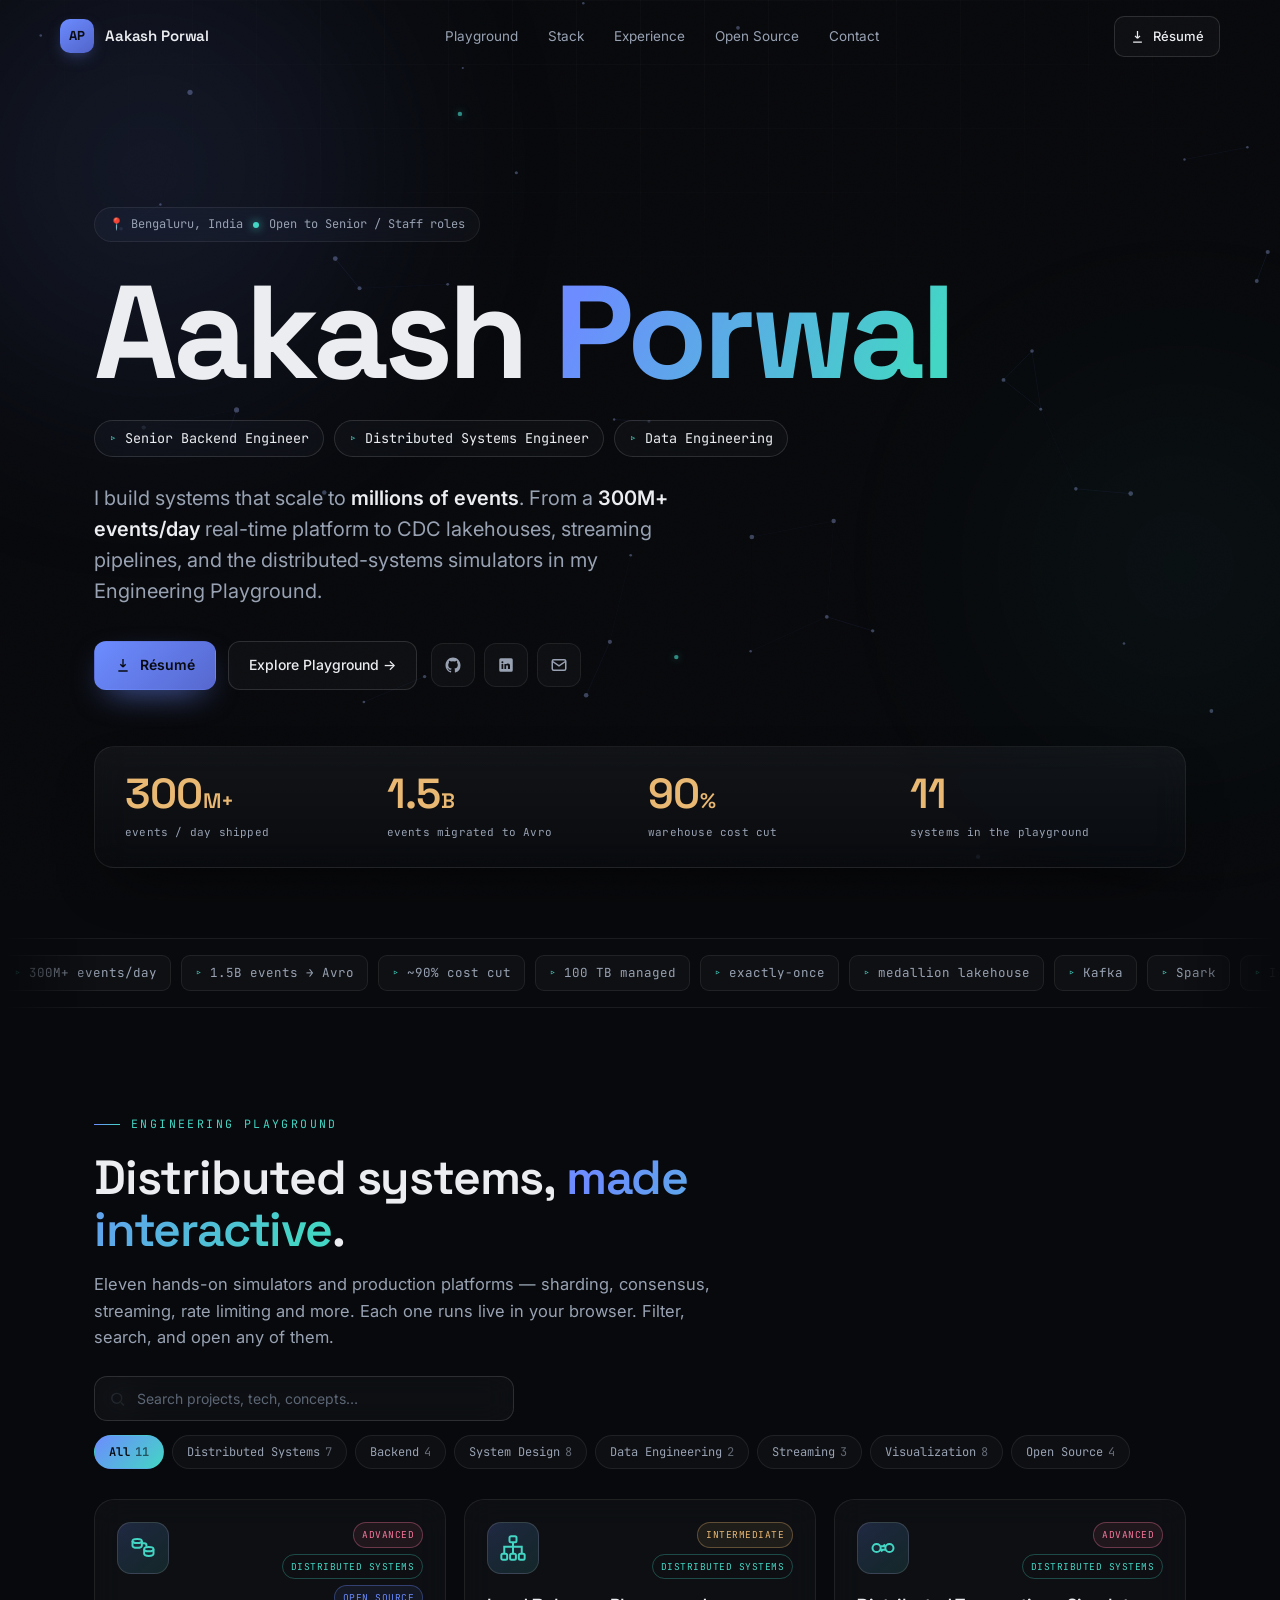
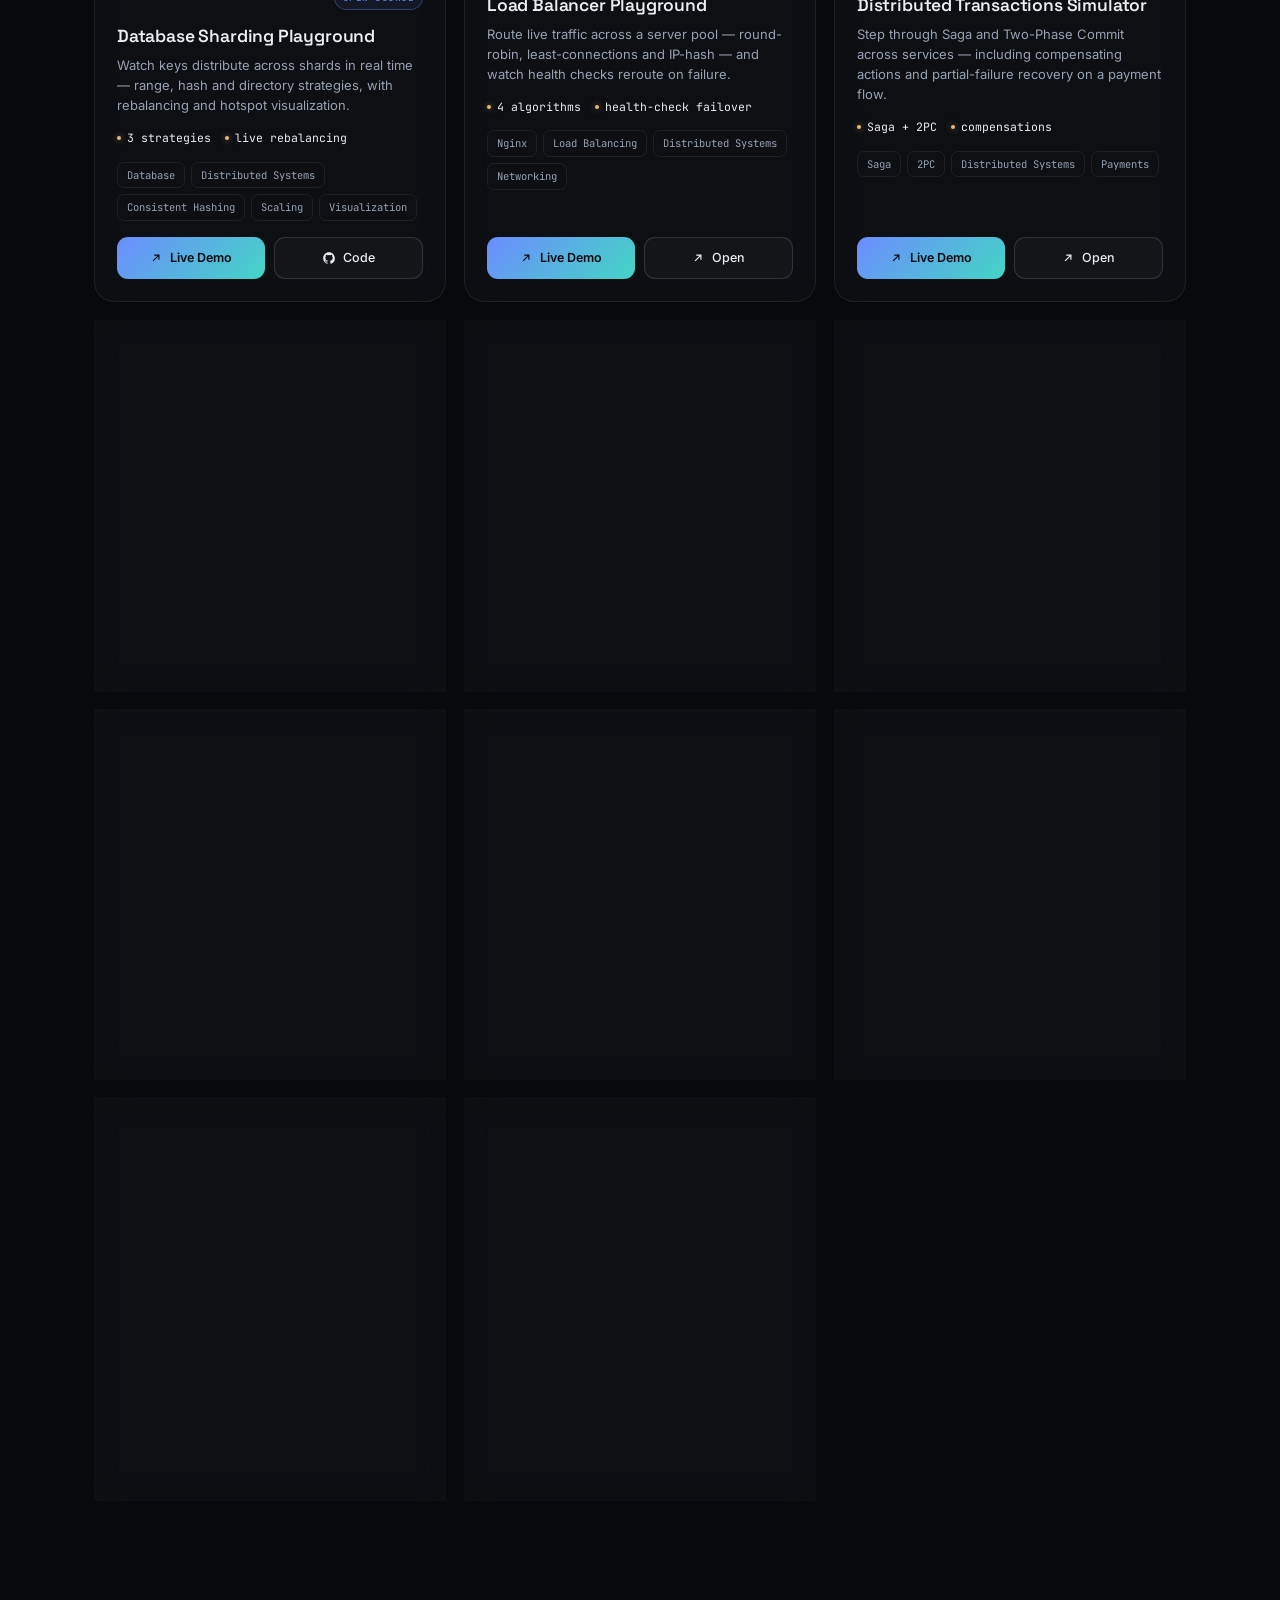
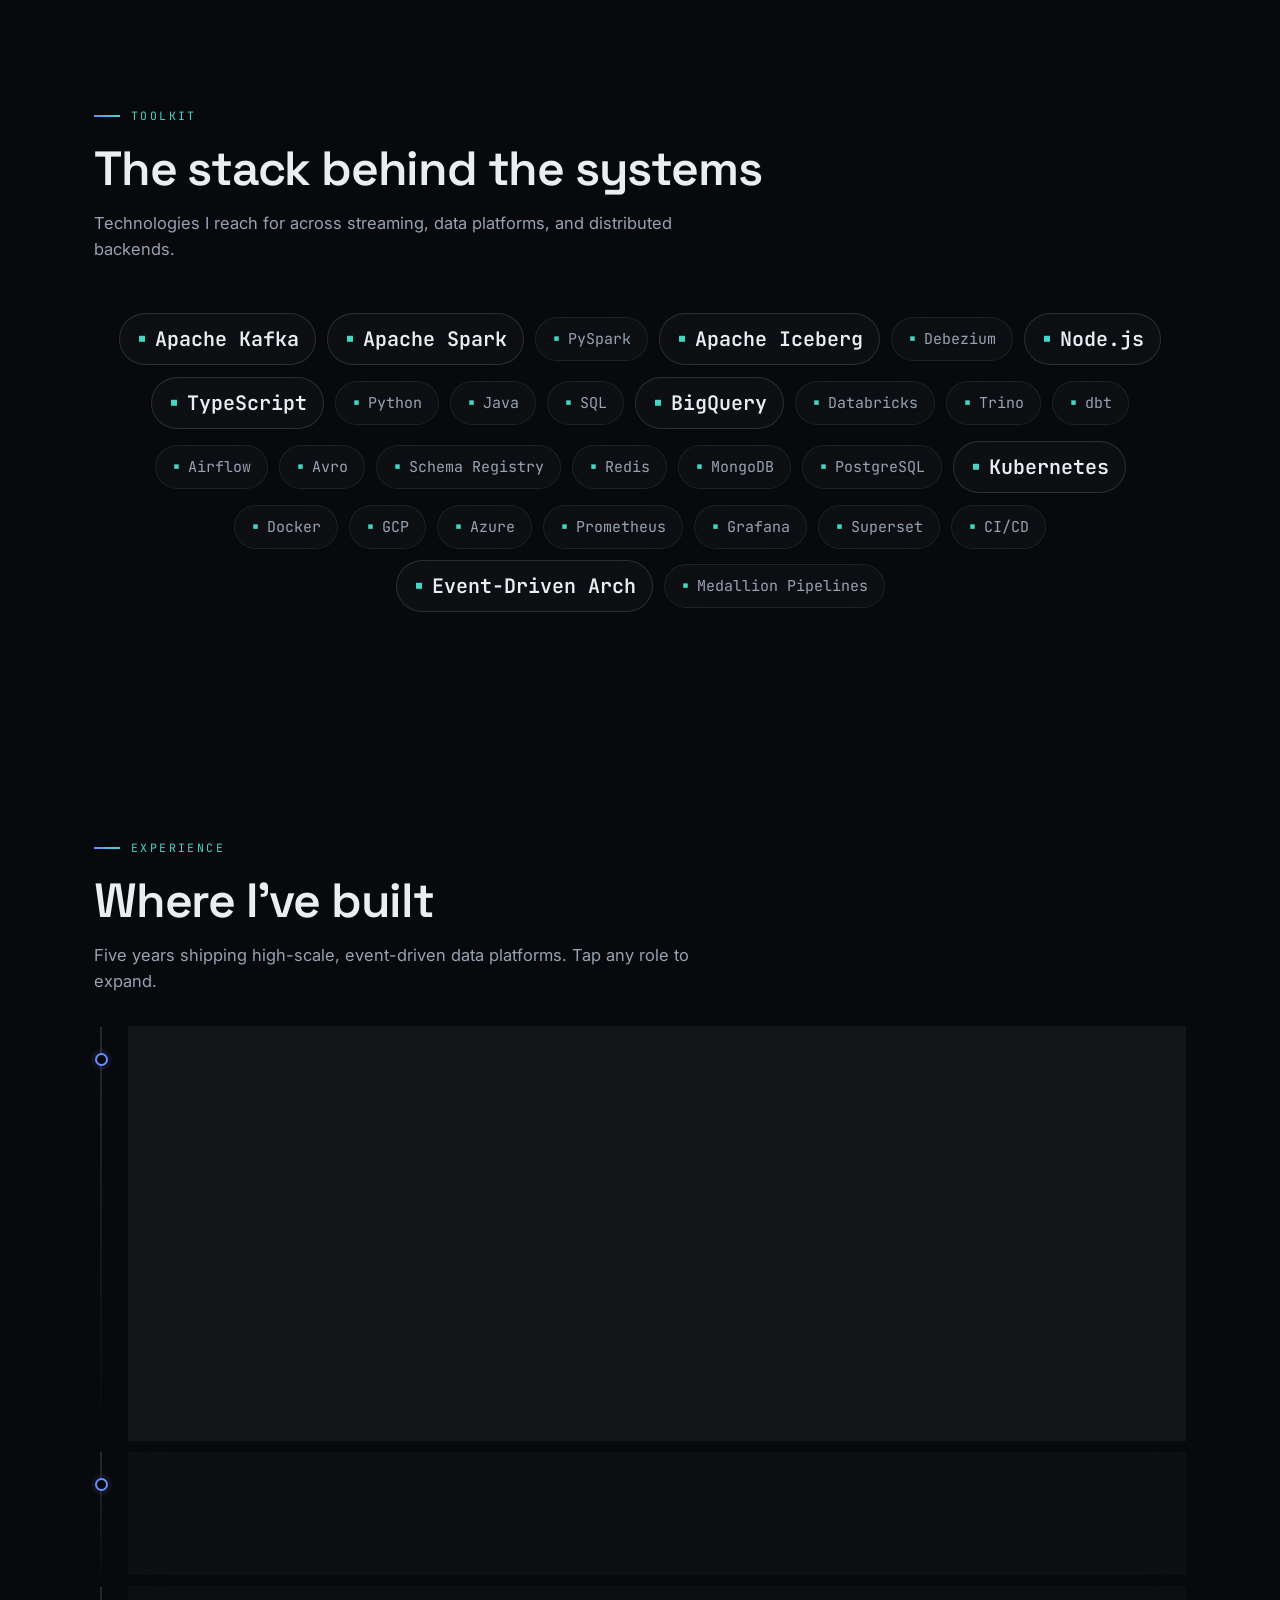
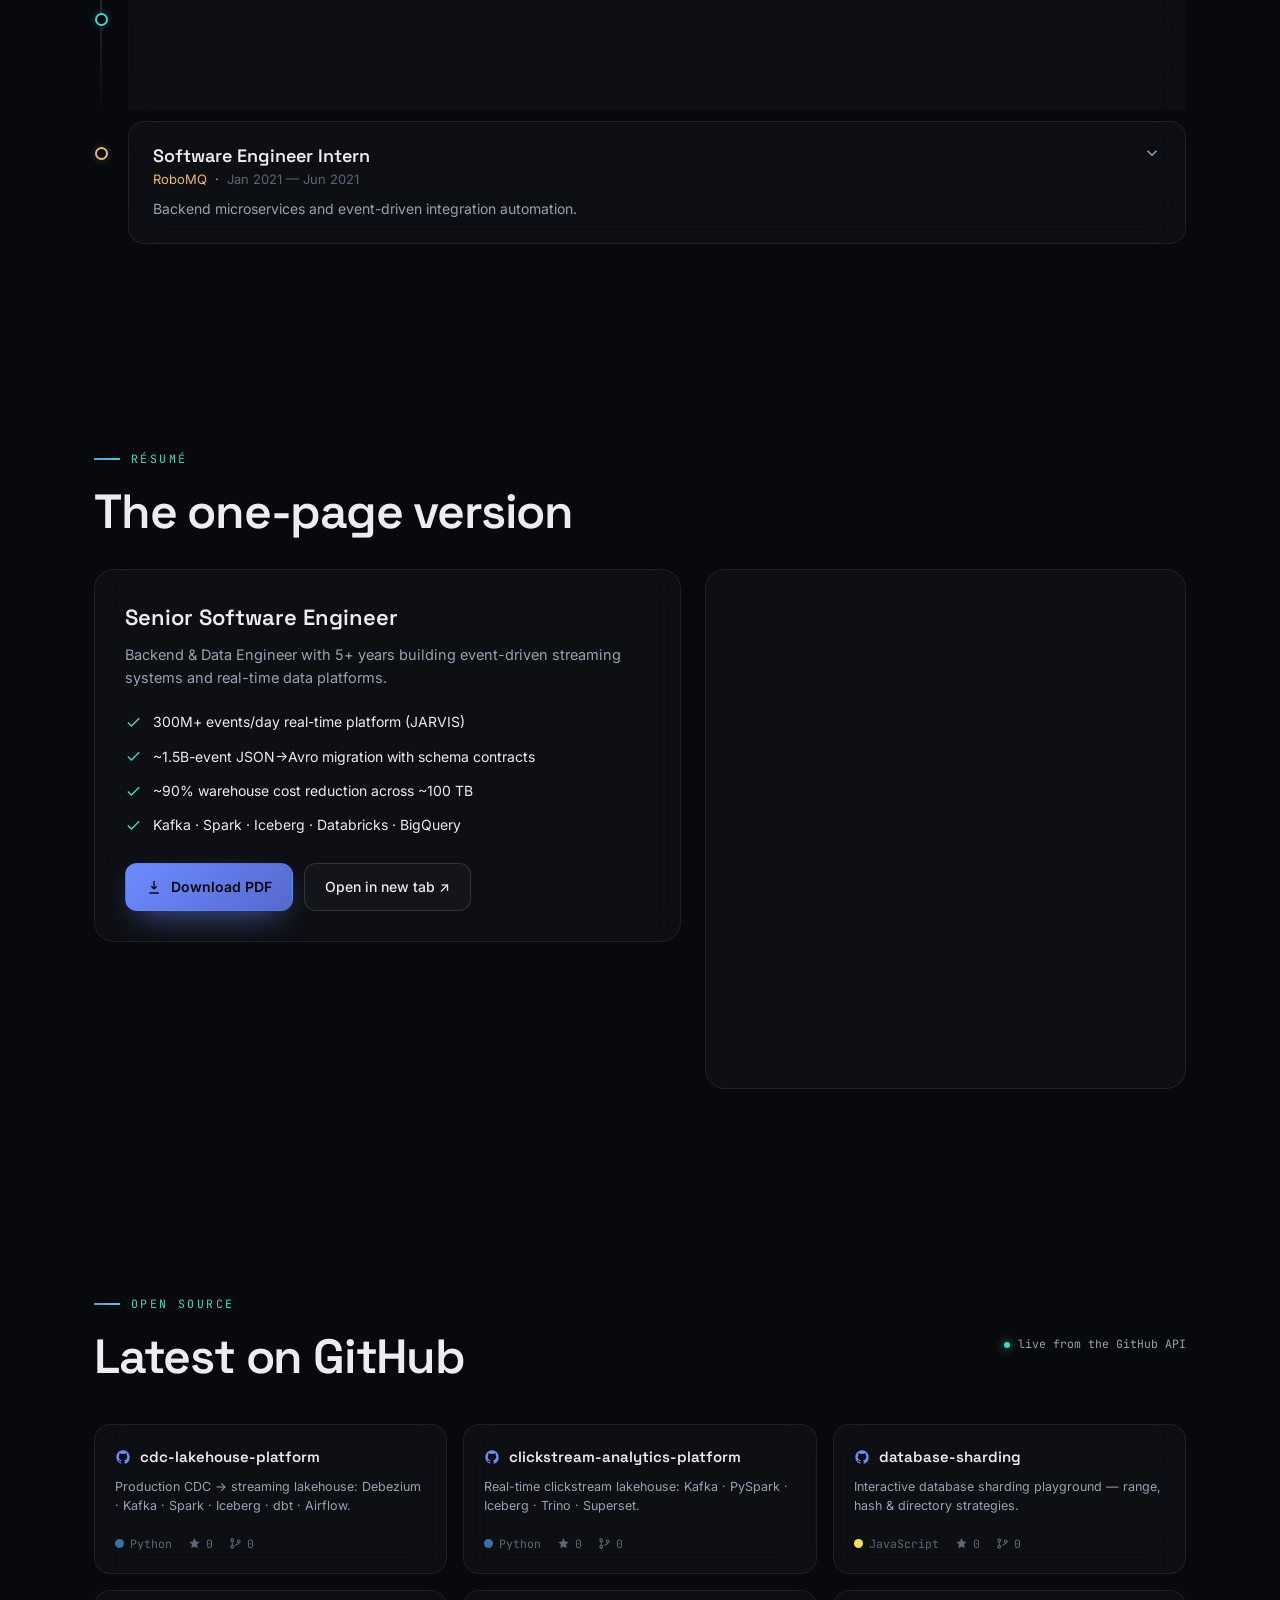
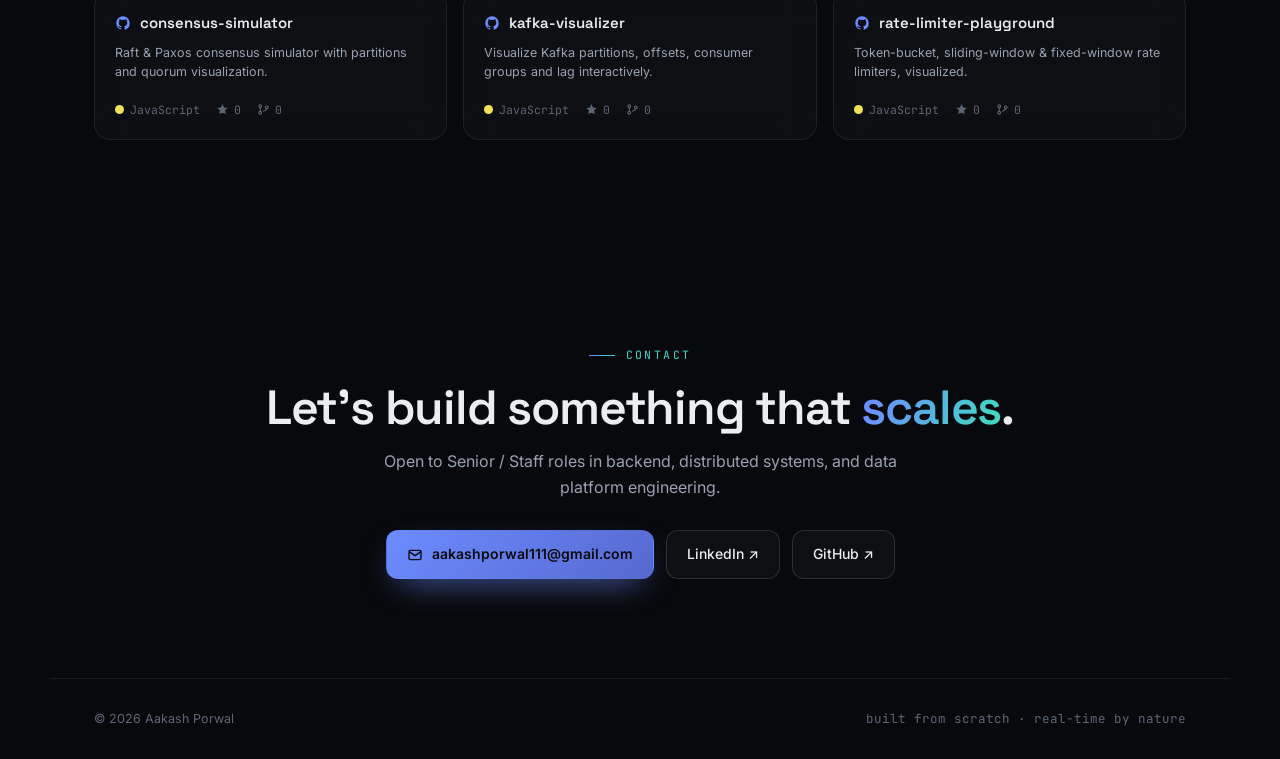
<file: index.html>
<!DOCTYPE html>
<html lang="en">
<head>
<meta charset="UTF-8" />
<meta name="viewport" content="width=device-width, initial-scale=1, viewport-fit=cover" />
<title>Aakash Porwal — Distributed Systems & Data Engineering</title>
<meta name="description" content="Aakash Porwal — Senior Backend & Distributed Systems Engineer. Builds systems that scale to millions of events/day. Kafka, Spark, Iceberg, BigQuery. Interactive engineering playgrounds for sharding, consensus, rate limiting, and more." />
<meta name="theme-color" content="#08090c" />
<link rel="canonical" href="https://aakashporwal1602.github.io/aakash-porwal-portfolio/" />
<meta property="og:type" content="website" />
<meta property="og:title" content="Aakash Porwal — Distributed Systems & Data Engineering" />
<meta property="og:description" content="Builds production-grade distributed systems that scale to millions of events. Explore the Engineering Playground." />
<meta property="og:url" content="https://aakashporwal1602.github.io/aakash-porwal-portfolio/" />
<meta name="twitter:card" content="summary_large_image" />
<meta name="robots" content="index,follow" />
<link rel="preconnect" href="https://fonts.googleapis.com" />
<link rel="preconnect" href="https://fonts.gstatic.com" crossorigin />
<link href="https://fonts.googleapis.com/css2?family=Inter:wght@400;500;600;700&family=Space+Grotesk:wght@500;600;700&family=JetBrains+Mono:wght@400;500;600&display=swap" rel="stylesheet" />
<link rel="icon" href="data:image/svg+xml,%3Csvg xmlns='http://www.w3.org/2000/svg' viewBox='0 0 32 32'%3E%3Crect width='32' height='32' rx='8' fill='%23090b10'/%3E%3Ctext x='16' y='22' font-family='monospace' font-size='15' font-weight='700' fill='%236C8CFF' text-anchor='middle'%3EAP%3C/text%3E%3C/svg%3E" />
<style>
/* ============ RESET & TOKENS ============ */
*{box-sizing:border-box;margin:0;padding:0}
:root{
  --bg:#08090c; --bg-soft:#0b0d12; --panel:rgba(255,255,255,.028); --panel-2:rgba(255,255,255,.05);
  --line:rgba(255,255,255,.07); --line-2:rgba(255,255,255,.13);
  --text:#EBEDF1; --muted:#98A2B3; --faint:#5c6675;
  --accent:#6C8CFF; --accent-2:#43D6C4; --gold:#E9B872; --rose:#F4779A;
  --glass-blur:saturate(150%) blur(16px);
  --shadow-sm:0 1px 2px rgba(0,0,0,.4);
  --shadow-lg:0 24px 60px -28px rgba(0,0,0,.85);
  --shadow-glow:0 0 0 1px var(--line), 0 20px 60px -30px rgba(108,140,255,.45);
  --fd:"Space Grotesk",system-ui,sans-serif;
  --fb:"Inter",system-ui,-apple-system,sans-serif;
  --fm:"JetBrains Mono",ui-monospace,monospace;
  --ease:cubic-bezier(.22,.61,.36,1);
  --maxw:1180px;
}
html{scroll-behavior:smooth;-webkit-text-size-adjust:100%}
body{background:var(--bg);color:var(--text);font-family:var(--fb);line-height:1.6;overflow-x:hidden;-webkit-font-smoothing:antialiased;text-rendering:optimizeLegibility}
a{color:inherit;text-decoration:none}
button{font-family:inherit;cursor:pointer;border:none;background:none;color:inherit}
img{max-width:100%;display:block}
::selection{background:rgba(108,140,255,.32);color:#fff}
::-webkit-scrollbar{width:11px;height:11px}
::-webkit-scrollbar-track{background:var(--bg)}
::-webkit-scrollbar-thumb{background:#1b1f28;border-radius:8px;border:3px solid var(--bg)}
::-webkit-scrollbar-thumb:hover{background:#262b37}

/* ============ BACKGROUND LAYERS ============ */
#net{position:fixed;inset:0;z-index:0;pointer-events:none;opacity:.7}
.bg-grid{position:fixed;inset:0;z-index:0;pointer-events:none;
  background-image:linear-gradient(rgba(255,255,255,.02) 1px,transparent 1px),linear-gradient(90deg,rgba(255,255,255,.02) 1px,transparent 1px);
  background-size:64px 64px;
  -webkit-mask-image:radial-gradient(ellipse 90% 60% at 50% 0%,#000 10%,transparent 72%);
  mask-image:radial-gradient(ellipse 90% 60% at 50% 0%,#000 10%,transparent 72%)}
.bg-glow{position:fixed;z-index:0;pointer-events:none;border-radius:50%;filter:blur(120px)}
.bg-glow.a{width:620px;height:620px;left:-160px;top:-140px;background:radial-gradient(circle,rgba(108,140,255,.5),transparent 66%);opacity:.42}
.bg-glow.b{width:520px;height:520px;right:-160px;top:34vh;background:radial-gradient(circle,rgba(67,214,196,.34),transparent 66%);opacity:.26}
.bg-noise{position:fixed;inset:0;z-index:0;pointer-events:none;opacity:.028;mix-blend-mode:overlay;
  background-image:url("data:image/svg+xml,%3Csvg xmlns='http://www.w3.org/2000/svg' width='140' height='140'%3E%3Cfilter id='n'%3E%3CfeTurbulence type='fractalNoise' baseFrequency='.9' numOctaves='3'/%3E%3C/filter%3E%3Crect width='100%25' height='100%25' filter='url(%23n)'/%3E%3C/svg%3E")}

/* ============ SCROLL PROGRESS ============ */
.progress{position:fixed;top:0;left:0;height:2px;width:0;z-index:300;background:linear-gradient(90deg,var(--accent),var(--accent-2));box-shadow:0 0 12px rgba(108,140,255,.7)}

/* ============ NAV ============ */
nav{position:fixed;top:0;left:0;right:0;z-index:200;display:flex;align-items:center;justify-content:space-between;
  padding:16px clamp(18px,5vw,60px);transition:padding .35s var(--ease),background .35s,border-color .35s;border-bottom:1px solid transparent}
nav.stuck{background:rgba(8,9,12,.72);backdrop-filter:var(--glass-blur);-webkit-backdrop-filter:var(--glass-blur);border-bottom:1px solid var(--line);padding-top:11px;padding-bottom:11px}
.brand{display:flex;align-items:center;gap:11px;font-family:var(--fd);font-weight:600;font-size:15px;letter-spacing:-.01em}
.brand .mark{display:grid;place-items:center;width:34px;height:34px;border-radius:10px;background:linear-gradient(145deg,var(--accent),#5163c9);color:#0a0c11;font-weight:700;font-size:13px;box-shadow:0 6px 18px -8px rgba(108,140,255,.8)}
.nav-links{display:flex;gap:6px;align-items:center}
.nav-links a{position:relative;font-size:13.5px;color:var(--muted);padding:7px 12px;border-radius:9px;transition:color .2s,background .2s}
.nav-links a:hover{color:var(--text);background:var(--panel)}
.nav-cta{display:inline-flex;align-items:center;gap:8px;font-size:13px;font-weight:500;padding:9px 15px;border-radius:10px;border:1px solid var(--line-2);background:var(--panel);color:var(--text);transition:all .22s var(--ease)}
.nav-cta:hover{border-color:var(--accent);background:var(--panel-2);transform:translateY(-1px)}
.nav-right{display:flex;align-items:center;gap:14px}
.menu-btn{display:none;width:40px;height:40px;border-radius:10px;border:1px solid var(--line-2);background:var(--panel);place-items:center}

/* ============ BUTTONS ============ */
.btn{display:inline-flex;align-items:center;gap:9px;font-weight:500;font-size:14px;padding:12px 20px;border-radius:12px;transition:all .24s var(--ease);border:1px solid transparent;white-space:nowrap}
.btn svg{width:16px;height:16px}
.btn-primary{background:linear-gradient(135deg,var(--accent),#5768cf);color:#080a10;font-weight:600;box-shadow:0 12px 34px -14px rgba(108,140,255,.9)}
.btn-primary:hover{transform:translateY(-2px);box-shadow:0 18px 42px -14px rgba(67,214,196,.6)}
.btn-ghost{background:var(--panel);border-color:var(--line-2);color:var(--text)}
.btn-ghost:hover{transform:translateY(-2px);background:var(--panel-2);border-color:var(--accent)}
.btn-sm{padding:8px 13px;font-size:12.5px;border-radius:9px}

/* ============ LAYOUT ============ */
main{position:relative;z-index:2}
.section{max-width:var(--maxw);margin:0 auto;padding:clamp(72px,11vh,120px) clamp(18px,5vw,44px)}
.kicker{font-family:var(--fm);font-size:11.5px;letter-spacing:2.4px;text-transform:uppercase;color:var(--accent-2);display:inline-flex;align-items:center;gap:11px;margin-bottom:18px}
.kicker::before{content:"";width:26px;height:1.5px;background:linear-gradient(90deg,var(--accent),var(--accent-2))}
h2.title{font-family:var(--fd);font-weight:600;letter-spacing:-.025em;line-height:1.1;font-size:clamp(28px,4.6vw,48px);margin-bottom:14px;max-width:820px}
.section-sub{color:var(--muted);font-size:clamp(14px,1.7vw,16.5px);max-width:640px}
.grad-text{background:linear-gradient(115deg,var(--accent) 10%,var(--accent-2) 90%);-webkit-background-clip:text;background-clip:text;color:transparent}

/* ============ HERO ============ */
.hero{position:relative;z-index:2;max-width:var(--maxw);margin:0 auto;padding:clamp(140px,23vh,230px) clamp(18px,5vw,44px) 70px}
.hero-badge{display:inline-flex;align-items:center;gap:10px;font-family:var(--fm);font-size:12px;color:var(--muted);padding:7px 14px;border:1px solid var(--line);border-radius:100px;background:var(--panel);backdrop-filter:var(--glass-blur);margin-bottom:26px}
.dot{width:6px;height:6px;border-radius:50%;background:var(--accent-2);box-shadow:0 0 10px var(--accent-2);animation:blink 2.4s infinite}
@keyframes blink{50%{opacity:.35}}
h1.hero-name{font-family:var(--fd);font-weight:700;letter-spacing:-.035em;line-height:.98;font-size:clamp(52px,10.5vw,132px);margin-bottom:22px}
.roles{display:flex;flex-wrap:wrap;gap:10px;margin-bottom:26px}
.role-pill{font-family:var(--fm);font-size:clamp(11.5px,1.5vw,13.5px);color:var(--text);padding:7px 14px;border-radius:100px;border:1px solid var(--line-2);background:var(--panel);backdrop-filter:var(--glass-blur)}
.role-pill span{color:var(--accent-2)}
.hero-lede{max-width:600px;font-size:clamp(16px,2.1vw,20px);color:var(--muted);margin-bottom:34px;line-height:1.55}
.hero-lede strong{color:var(--text);font-weight:600}
.hero-cta{display:flex;align-items:center;gap:12px;flex-wrap:wrap}
.icon-links{display:flex;gap:9px;margin-left:2px}
.icon-link{display:grid;place-items:center;width:44px;height:44px;border-radius:12px;border:1px solid var(--line);background:var(--panel);color:var(--muted);transition:all .22s var(--ease)}
.icon-link svg{width:18px;height:18px}
.icon-link:hover{color:var(--text);border-color:var(--accent);transform:translateY(-2px)}
.hero-stats{display:grid;grid-template-columns:repeat(4,1fr);gap:16px;margin-top:56px;padding:26px clamp(18px,3vw,30px);border:1px solid var(--line);border-radius:20px;background:linear-gradient(180deg,rgba(255,255,255,.045),rgba(255,255,255,.008));backdrop-filter:var(--glass-blur);box-shadow:var(--shadow-lg)}
.stat-num{font-family:var(--fd);font-weight:600;font-size:clamp(26px,4.6vw,42px);color:var(--gold);letter-spacing:-.02em;line-height:1}
.stat-suf{font-size:.5em;margin-left:1px}
.stat-label{font-family:var(--fm);font-size:11px;color:var(--muted);margin-top:9px;letter-spacing:.2px}

/* ============ TICKER ============ */
.ticker{position:relative;z-index:2;overflow:hidden;padding:16px 0;border-top:1px solid var(--line);border-bottom:1px solid var(--line);background:rgba(255,255,255,.006);
  -webkit-mask-image:linear-gradient(90deg,transparent,#000 8%,#000 92%,transparent);mask-image:linear-gradient(90deg,transparent,#000 8%,#000 92%,transparent)}
.ticker-track{display:flex;gap:10px;width:max-content;animation:scroll-x 40s linear infinite}
.ticker:hover .ticker-track{animation-play-state:paused}
@keyframes scroll-x{to{transform:translateX(-50%)}}
.tchip{display:inline-flex;align-items:center;gap:7px;font-family:var(--fm);font-size:12.5px;color:var(--muted);padding:7px 13px;border-radius:9px;border:1px solid var(--line);background:var(--panel);white-space:nowrap}
.tchip b{color:var(--accent-2);font-weight:600}

/* ============ PLAYGROUND / PROJECTS ============ */
.pg-head{display:flex;align-items:flex-end;justify-content:space-between;gap:20px;flex-wrap:wrap}
.pg-controls{display:flex;flex-direction:column;gap:14px;margin:26px 0 30px}
.search-wrap{position:relative;max-width:420px}
.search-wrap svg{position:absolute;left:15px;top:50%;transform:translateY(-50%);width:17px;height:17px;color:var(--faint)}
.search{width:100%;padding:13px 16px 13px 42px;border-radius:13px;border:1px solid var(--line-2);background:var(--panel);color:var(--text);font-family:var(--fb);font-size:14px;transition:all .2s;backdrop-filter:var(--glass-blur)}
.search::placeholder{color:var(--faint)}
.search:focus{outline:none;border-color:var(--accent);background:var(--panel-2);box-shadow:0 0 0 4px rgba(108,140,255,.12)}
.filters{display:flex;flex-wrap:wrap;gap:8px}
.filter{font-family:var(--fm);font-size:12px;color:var(--muted);padding:8px 14px;border-radius:100px;border:1px solid var(--line);background:var(--panel);transition:all .2s var(--ease)}
.filter:hover{color:var(--text);border-color:var(--line-2)}
.filter.on{color:#080a10;background:linear-gradient(135deg,var(--accent),var(--accent-2));border-color:transparent;font-weight:600}
.filter .cnt{opacity:.6;margin-left:5px}

.grid{display:grid;grid-template-columns:repeat(3,1fr);gap:18px}
.pcard{position:relative;border:1px solid var(--line);border-radius:20px;padding:22px;background:var(--panel);backdrop-filter:var(--glass-blur);overflow:hidden;transition:border-color .3s,box-shadow .3s,transform .12s var(--ease);transform-style:preserve-3d;display:flex;flex-direction:column;min-height:280px}
.pcard::after{content:"";position:absolute;inset:0;border-radius:20px;background:radial-gradient(400px circle at var(--mx,50%) var(--my,0%),rgba(108,140,255,.14),transparent 42%);opacity:0;transition:opacity .3s;pointer-events:none}
.pcard:hover{border-color:var(--line-2);box-shadow:var(--shadow-glow)}
.pcard:hover::after{opacity:1}
.pcard.hide{display:none}
.pc-top{display:flex;align-items:flex-start;justify-content:space-between;gap:12px;margin-bottom:16px}
.pc-icon{width:52px;height:52px;border-radius:14px;display:grid;place-items:center;background:linear-gradient(140deg,rgba(108,140,255,.2),rgba(67,214,196,.12));border:1px solid var(--line-2);color:var(--accent-2);flex:none}
.pc-icon svg{width:28px;height:28px}
.pcard:hover .pc-icon svg [data-anim]{animation:pcpulse 1.4s var(--ease) infinite}
@keyframes pcpulse{0%,100%{opacity:.35}50%{opacity:1}}
.pc-badges{display:flex;flex-direction:column;align-items:flex-end;gap:6px}
.badge{font-family:var(--fm);font-size:9.5px;letter-spacing:.5px;text-transform:uppercase;padding:4px 8px;border-radius:100px;border:1px solid var(--line);white-space:nowrap}
.badge.diff-adv{color:var(--rose);border-color:rgba(244,119,154,.35);background:rgba(244,119,154,.08)}
.badge.diff-int{color:var(--gold);border-color:rgba(233,184,114,.32);background:rgba(233,184,114,.08)}
.badge.cat{color:var(--accent-2);border-color:rgba(67,214,196,.3)}
.badge.oss{color:var(--accent);border-color:rgba(108,140,255,.35);background:rgba(108,140,255,.08)}
.pc-title{font-family:var(--fd);font-weight:600;font-size:17.5px;line-height:1.25;margin-bottom:7px;letter-spacing:-.01em}
.pc-blurb{color:var(--muted);font-size:13px;line-height:1.55;margin-bottom:14px}
.pc-stats{display:flex;gap:14px;margin-bottom:14px;flex-wrap:wrap}
.pc-stat{display:flex;align-items:center;gap:6px;font-family:var(--fm);font-size:11.5px;color:var(--text)}
.pc-stat .sdot{width:4px;height:4px;border-radius:50%;background:var(--gold);box-shadow:0 0 6px rgba(233,184,114,.6)}
.pc-stat .gh-num{color:var(--muted)}
.pc-tags{display:flex;flex-wrap:wrap;gap:6px;margin-bottom:16px}
.tag{font-family:var(--fm);font-size:10.5px;color:var(--muted);padding:4px 9px;border-radius:7px;border:1px solid var(--line);background:transparent;transition:all .2s}
.pcard:hover .tag{border-color:var(--line-2)}
.pc-actions{display:flex;gap:9px;margin-top:auto}
.pc-btn{flex:1;display:inline-flex;align-items:center;justify-content:center;gap:7px;font-size:12.5px;font-weight:500;padding:10px;border-radius:11px;transition:all .2s var(--ease)}
.pc-btn svg{width:14px;height:14px}
.pc-btn.live{background:linear-gradient(135deg,var(--accent),var(--accent-2));color:#080a10;font-weight:600}
.pc-btn.live:hover{transform:translateY(-2px);box-shadow:0 12px 26px -12px rgba(108,140,255,.8)}
.pc-btn.code{border:1px solid var(--line-2);background:var(--panel);color:var(--text)}
.pc-btn.code:hover{transform:translateY(-2px);border-color:var(--accent);background:var(--panel-2)}
.no-results{grid-column:1/-1;text-align:center;padding:60px 20px;color:var(--faint);font-family:var(--fm);font-size:14px}

/* ============ TECH CLOUD ============ */
.cloud{position:relative;margin-top:30px;min-height:340px;display:flex;flex-wrap:wrap;gap:11px;align-items:center;justify-content:center;padding:20px}
.cloud-chip{font-family:var(--fm);font-size:clamp(12px,1.4vw,15px);color:var(--muted);padding:9px 16px;border-radius:100px;border:1px solid var(--line);background:var(--panel);backdrop-filter:var(--glass-blur);transition:all .3s var(--ease);will-change:transform;cursor:default}
.cloud-chip:hover{color:var(--text);border-color:var(--accent);transform:translateY(-4px) scale(1.06);box-shadow:0 14px 30px -16px rgba(108,140,255,.7)}
.cloud-chip.lg{font-size:clamp(15px,2vw,20px);color:var(--text);font-weight:600;border-color:var(--line-2)}
.cloud-chip .d{color:var(--accent-2);margin-right:7px}

/* ============ EXPERIENCE ============ */
.timeline{margin-top:32px;display:flex;flex-direction:column;gap:12px}
.xp{display:flex;gap:20px}
.xp-rail{position:relative;width:14px;flex:none;display:flex;justify-content:center;padding-top:26px}
.xp-rail::before{content:"";position:absolute;top:0;bottom:-12px;width:1.5px;background:linear-gradient(var(--line-2),transparent)}
.xp:last-child .xp-rail::before{display:none}
.xp-node{width:13px;height:13px;border-radius:50%;background:var(--bg);border:2px solid var(--nc,var(--accent));z-index:1;box-shadow:0 0 0 4px rgba(108,140,255,.08)}
.xp-body{flex:1;border:1px solid var(--line);border-radius:16px;padding:22px 24px;background:var(--panel);backdrop-filter:var(--glass-blur);transition:all .28s var(--ease)}
.xp-body.open,.xp-body:hover{border-color:var(--line-2);background:var(--panel-2)}
.xp-head{display:flex;align-items:flex-start;justify-content:space-between;gap:14px;width:100%;text-align:left}
.xp-role{font-family:var(--fd);font-weight:600;font-size:18px;margin-bottom:4px}
.xp-meta{font-size:13px;color:var(--muted)}
.xp-dates{font-family:var(--fm);font-size:11.5px;color:var(--faint);white-space:nowrap}
.xp-caret{color:var(--muted);transition:transform .3s;flex:none}
.xp-body.open .xp-caret{transform:rotate(180deg)}
.xp-sum{color:var(--muted);font-size:14px;margin-top:11px}
.xp-detail{max-height:0;overflow:hidden;transition:max-height .45s var(--ease)}
.xp-body.open .xp-detail{max-height:640px}
.xp-pts{list-style:none;margin:15px 0 0;display:flex;flex-direction:column;gap:10px}
.xp-pts li{display:flex;gap:10px;font-size:13.5px;color:var(--muted)}
.xp-pts .b{flex:none;width:5px;height:5px;margin-top:8px;border-radius:50%;background:var(--nc,var(--accent))}
.xp-pts b{color:var(--text)}
.xp-tech{display:flex;flex-wrap:wrap;gap:6px;margin-top:15px}

/* ============ RESUME ============ */
.resume-wrap{margin-top:30px;display:grid;grid-template-columns:1.1fr .9fr;gap:24px;align-items:start}
.resume-card{border:1px solid var(--line);border-radius:20px;padding:30px;background:var(--panel);backdrop-filter:var(--glass-blur)}
.resume-card h3{font-family:var(--fd);font-weight:600;font-size:22px;margin-bottom:8px}
.resume-card p{color:var(--muted);font-size:14.5px;margin-bottom:22px}
.resume-list{list-style:none;display:flex;flex-direction:column;gap:12px;margin-bottom:26px}
.resume-list li{display:flex;align-items:center;gap:11px;font-size:14px;color:var(--text)}
.resume-list svg{width:17px;height:17px;color:var(--accent-2);flex:none}
.resume-actions{display:flex;gap:11px;flex-wrap:wrap}
.resume-preview{border:1px solid var(--line);border-radius:20px;overflow:hidden;background:var(--panel);height:520px}
.resume-preview embed,.resume-preview iframe{width:100%;height:100%;border:0}

/* ============ BLOG ============ */
.blog-grid{margin-top:30px;display:grid;grid-template-columns:repeat(3,1fr);gap:18px}
.article{display:flex;flex-direction:column;border:1px solid var(--line);border-radius:18px;padding:22px;background:var(--panel);backdrop-filter:var(--glass-blur);transition:all .28s var(--ease)}
.article:hover{transform:translateY(-4px);border-color:var(--line-2);box-shadow:var(--shadow-glow)}
.article-tag{font-family:var(--fm);font-size:10.5px;letter-spacing:.5px;text-transform:uppercase;color:var(--accent-2);margin-bottom:12px}
.article h3{font-family:var(--fd);font-weight:600;font-size:16.5px;line-height:1.3;margin-bottom:10px}
.article p{color:var(--muted);font-size:13px;line-height:1.55;margin-bottom:16px;flex:1}
.article-foot{display:flex;align-items:center;justify-content:space-between;font-family:var(--fm);font-size:11px;color:var(--faint)}
.article-foot .read{color:var(--accent);display:inline-flex;align-items:center;gap:5px}
.article-foot .read svg{width:13px;height:13px}

/* ============ OPEN SOURCE ============ */
.os-head{display:flex;align-items:center;justify-content:space-between;gap:16px;flex-wrap:wrap}
.os-live{display:inline-flex;align-items:center;gap:8px;font-family:var(--fm);font-size:11.5px;color:var(--muted)}
.os-live .dot{background:var(--accent-2)}
.repos{margin-top:26px;display:grid;grid-template-columns:repeat(3,1fr);gap:16px}
.repo{border:1px solid var(--line);border-radius:16px;padding:20px;background:var(--panel);backdrop-filter:var(--glass-blur);transition:all .25s var(--ease);display:flex;flex-direction:column;min-height:150px}
.repo:hover{transform:translateY(-3px);border-color:var(--line-2);box-shadow:var(--shadow-glow)}
.repo-name{display:flex;align-items:center;gap:9px;font-family:var(--fd);font-weight:600;font-size:15px;margin-bottom:9px}
.repo-name svg{width:16px;height:16px;color:var(--accent);flex:none}
.repo-desc{color:var(--muted);font-size:12.5px;line-height:1.5;margin-bottom:16px;flex:1}
.repo-meta{display:flex;align-items:center;gap:16px;font-family:var(--fm);font-size:11.5px;color:var(--faint)}
.repo-meta .m{display:inline-flex;align-items:center;gap:5px}
.repo-meta svg{width:13px;height:13px}
.repo-lang{display:inline-flex;align-items:center;gap:6px}
.lang-dot{width:9px;height:9px;border-radius:50%}
.repo-skeleton{opacity:.5;pointer-events:none}
.repo-skeleton .repo-name,.repo-skeleton .repo-desc{background:linear-gradient(90deg,var(--panel-2),var(--panel),var(--panel-2));background-size:200% 100%;animation:shimmer 1.4s infinite;color:transparent;border-radius:6px}
@keyframes shimmer{to{background-position:-200% 0}}

/* ============ CONTACT / FOOTER ============ */
.contact{text-align:center}
.contact .kicker{justify-content:center}
.contact h2.title{margin:0 auto 14px}
.contact-sub{color:var(--muted);font-size:16px;max-width:520px;margin:0 auto 30px}
.contact-actions{display:flex;justify-content:center;gap:12px;flex-wrap:wrap}
footer{max-width:var(--maxw);margin:0 auto;padding:30px clamp(18px,5vw,44px);border-top:1px solid var(--line);display:flex;justify-content:space-between;align-items:center;flex-wrap:wrap;gap:12px;font-size:12.5px;color:var(--faint)}
footer .fm{font-family:var(--fm)}

/* ============ TO TOP ============ */
.totop{position:fixed;right:22px;bottom:22px;z-index:150;width:46px;height:46px;border-radius:13px;display:grid;place-items:center;color:var(--text);background:rgba(8,9,12,.85);backdrop-filter:var(--glass-blur);border:1px solid var(--line-2);opacity:0;transform:translateY(12px);pointer-events:none;transition:all .3s var(--ease)}
.totop svg{width:20px;height:20px}
.totop.on{opacity:1;transform:none;pointer-events:auto}
.totop:hover{border-color:var(--accent);transform:translateY(-2px)}

/* ============ REVEAL ============ */
.reveal{opacity:0;transform:translateY(26px);transition:opacity .7s var(--ease),transform .7s var(--ease)}
.reveal.in{opacity:1;transform:none}
.reveal[data-d="1"]{transition-delay:.08s}.reveal[data-d="2"]{transition-delay:.16s}.reveal[data-d="3"]{transition-delay:.24s}

/* ============ RESPONSIVE ============ */
@media(max-width:1000px){
  .grid,.blog-grid,.repos{grid-template-columns:repeat(2,1fr)}
  .resume-wrap{grid-template-columns:1fr}
  .resume-preview{height:440px}
}
@media(max-width:720px){
  .nav-links{display:none}
  .menu-btn{display:grid}
  .nav-links.open{display:flex;position:absolute;top:64px;right:16px;left:16px;flex-direction:column;gap:4px;padding:12px;background:rgba(10,12,17,.96);backdrop-filter:var(--glass-blur);border:1px solid var(--line-2);border-radius:16px}
  .grid,.blog-grid,.repos{grid-template-columns:1fr}
  .hero-stats{grid-template-columns:repeat(2,1fr);gap:22px 14px}
  .hero-cta{gap:10px}
}
@media(prefers-reduced-motion:reduce){
  *{animation:none!important;transition-duration:.01ms!important}
  .reveal{opacity:1;transform:none}
  #net{display:none}
}
</style>
</head>
<body>
<canvas id="net"></canvas>
<div class="bg-grid"></div>
<div class="bg-glow a"></div>
<div class="bg-glow b"></div>
<div class="bg-noise"></div>
<div class="progress" id="progress"></div>
<nav id="nav">
  <a class="brand" href="#top"><span class="mark">AP</span><span>Aakash Porwal</span></a>
  <div class="nav-links" id="navLinks">
    <a href="#playground">Playground</a>
    <a href="#stack">Stack</a>
    <a href="#experience">Experience</a>
    <a href="#opensource">Open Source</a>
    <a href="#contact">Contact</a>
  </div>
  <div class="nav-right">
    <a class="nav-cta" href="public/Aakash_Porwal_SDE3_Resume.pdf" download>
      <svg viewBox="0 0 24 24" fill="none" stroke="currentColor" stroke-width="2" width="15" height="15"><path d="M12 3v12m0 0l-4-4m4 4l4-4M5 21h14"/></svg>
      Résumé
    </a>
    <button class="menu-btn" id="menuBtn" aria-label="Menu">
      <svg viewBox="0 0 24 24" fill="none" stroke="currentColor" stroke-width="2" width="18" height="18"><path d="M4 7h16M4 12h16M4 17h16"/></svg>
    </button>
  </div>
</nav>

<main>
<!-- ============ HERO ============ -->
<section class="hero" id="top">
  <div class="reveal"><div class="hero-badge">📍 Bengaluru, India <span class="dot"></span> Open to Senior / Staff roles</div></div>
  <div class="reveal" data-d="1"><h1 class="hero-name">Aakash <span class="grad-text">Porwal</span></h1></div>
  <div class="reveal" data-d="2"><div class="roles">
    <span class="role-pill"><span>▹</span> Senior Backend Engineer</span>
    <span class="role-pill"><span>▹</span> Distributed Systems Engineer</span>
    <span class="role-pill"><span>▹</span> Data Engineering</span>
  </div></div>
  <div class="reveal" data-d="2"><p class="hero-lede">I build systems that scale to <strong>millions of events</strong>. From a <strong>300M+ events/day</strong> real-time platform to CDC lakehouses, streaming pipelines, and the distributed-systems simulators in my Engineering Playground.</p></div>
  <div class="reveal" data-d="3"><div class="hero-cta">
    <a class="btn btn-primary" href="public/Aakash_Porwal_SDE3_Resume.pdf" download>
      <svg viewBox="0 0 24 24" fill="none" stroke="currentColor" stroke-width="2"><path d="M12 3v12m0 0l-4-4m4 4l4-4M5 21h14"/></svg> Résumé</a>
    <a class="btn btn-ghost" href="#playground">Explore Playground →</a>
    <div class="icon-links">
      <a class="icon-link" href="https://github.com/aakashporwal1602" target="_blank" rel="noreferrer" aria-label="GitHub"><svg viewBox="0 0 24 24" fill="currentColor"><path d="M12 2C6.48 2 2 6.58 2 12.26c0 4.5 2.87 8.32 6.84 9.67.5.1.68-.22.68-.48l-.01-1.7c-2.78.62-3.37-1.37-3.37-1.37-.46-1.18-1.11-1.5-1.11-1.5-.9-.63.07-.62.07-.62 1 .07 1.53 1.06 1.53 1.06.9 1.56 2.36 1.11 2.94.85.09-.66.35-1.11.63-1.36-2.22-.26-4.55-1.14-4.55-5.07 0-1.12.39-2.03 1.03-2.75-.1-.26-.45-1.3.1-2.7 0 0 .84-.28 2.75 1.05a9.36 9.36 0 015 0c1.9-1.33 2.74-1.05 2.74-1.05.55 1.4.2 2.44.1 2.7.64.72 1.03 1.63 1.03 2.75 0 3.94-2.34 4.8-4.57 5.06.36.32.68.94.68 1.9l-.01 2.82c0 .27.18.58.69.48A10.02 10.02 0 0022 12.26C22 6.58 17.52 2 12 2z"/></svg></a>
      <a class="icon-link" href="https://www.linkedin.com/in/aakash-porwal-bab05b189" target="_blank" rel="noreferrer" aria-label="LinkedIn"><svg viewBox="0 0 24 24" fill="currentColor"><path d="M19 3a2 2 0 012 2v14a2 2 0 01-2 2H5a2 2 0 01-2-2V5a2 2 0 012-2h14zM8.34 17.34V10.5H6.06v6.84h2.28zM7.2 9.5a1.32 1.32 0 100-2.64 1.32 1.32 0 000 2.64zm10.14 7.84v-3.75c0-2-.43-3.54-2.77-3.54-1.12 0-1.88.62-2.19 1.2h-.03V10.5H9.9v6.84h2.28v-3.38c0-.9.17-1.76 1.28-1.76 1.09 0 1.1 1.02 1.1 1.82v3.32h2.28z"/></svg></a>
      <a class="icon-link" href="mailto:aakashporwal111@gmail.com" aria-label="Email"><svg viewBox="0 0 24 24" fill="none" stroke="currentColor" stroke-width="2"><rect x="3" y="5" width="18" height="14" rx="2"/><path d="M3 7l9 6 9-6"/></svg></a>
    </div>
  </div></div>
  <div class="reveal" data-d="3"><div class="hero-stats">
    <div><div class="stat-num"><span class="cup" data-val="300">0</span><span class="stat-suf">M+</span></div><div class="stat-label">events / day shipped</div></div>
    <div><div class="stat-num"><span class="cup" data-val="1.5" data-dec="1">0</span><span class="stat-suf">B</span></div><div class="stat-label">events migrated to Avro</div></div>
    <div><div class="stat-num"><span class="cup" data-val="90">0</span><span class="stat-suf">%</span></div><div class="stat-label">warehouse cost cut</div></div>
    <div><div class="stat-num"><span class="cup" data-val="11">0</span></div><div class="stat-label">systems in the playground</div></div>
  </div></div>
</section>

<!-- ============ TICKER ============ -->
<div class="ticker reveal"><div class="ticker-track" id="ticker"></div></div>

<!-- ============ ENGINEERING PLAYGROUND ============ -->
<section class="section" id="playground">
  <div class="pg-head">
    <div>
      <div class="reveal"><p class="kicker">Engineering Playground</p></div>
      <div class="reveal"><h2 class="title">Distributed systems, <span class="grad-text">made interactive</span>.</h2></div>
      <div class="reveal"><p class="section-sub">Eleven hands-on simulators and production platforms — sharding, consensus, streaming, rate limiting and more. Each one runs live in your browser. Filter, search, and open any of them.</p></div>
    </div>
  </div>
  <div class="pg-controls reveal">
    <div class="search-wrap">
      <svg viewBox="0 0 24 24" fill="none" stroke="currentColor" stroke-width="2"><circle cx="11" cy="11" r="7"/><path d="M21 21l-4-4"/></svg>
      <input class="search" id="search" type="text" placeholder="Search projects, tech, concepts…" aria-label="Search projects" />
    </div>
    <div class="filters" id="filters"></div>
  </div>
  <div class="grid" id="grid"></div>
</section>

<!-- ============ TECH CLOUD ============ -->
<section class="section" id="stack">
  <div class="reveal"><p class="kicker">Toolkit</p></div>
  <div class="reveal"><h2 class="title">The stack behind the systems</h2></div>
  <div class="reveal"><p class="section-sub">Technologies I reach for across streaming, data platforms, and distributed backends.</p></div>
  <div class="cloud reveal" id="cloud"></div>
</section>

<!-- ============ EXPERIENCE ============ -->
<section class="section" id="experience">
  <div class="reveal"><p class="kicker">Experience</p></div>
  <div class="reveal"><h2 class="title">Where I've built</h2></div>
  <div class="reveal"><p class="section-sub">Five years shipping high-scale, event-driven data platforms. Tap any role to expand.</p></div>
  <div class="timeline" id="timeline"></div>
</section>

<!-- ============ RESUME ============ -->
<section class="section" id="resume">
  <div class="reveal"><p class="kicker">Résumé</p></div>
  <div class="reveal"><h2 class="title">The one-page version</h2></div>
  <div class="resume-wrap">
    <div class="resume-card reveal">
      <h3>Senior Software Engineer</h3>
      <p>Backend &amp; Data Engineer with 5+ years building event-driven streaming systems and real-time data platforms.</p>
      <ul class="resume-list">
        <li><svg viewBox="0 0 24 24" fill="none" stroke="currentColor" stroke-width="2"><path d="M20 6L9 17l-5-5"/></svg> 300M+ events/day real-time platform (JARVIS)</li>
        <li><svg viewBox="0 0 24 24" fill="none" stroke="currentColor" stroke-width="2"><path d="M20 6L9 17l-5-5"/></svg> ~1.5B-event JSON→Avro migration with schema contracts</li>
        <li><svg viewBox="0 0 24 24" fill="none" stroke="currentColor" stroke-width="2"><path d="M20 6L9 17l-5-5"/></svg> ~90% warehouse cost reduction across ~100 TB</li>
        <li><svg viewBox="0 0 24 24" fill="none" stroke="currentColor" stroke-width="2"><path d="M20 6L9 17l-5-5"/></svg> Kafka · Spark · Iceberg · Databricks · BigQuery</li>
      </ul>
      <div class="resume-actions">
        <a class="btn btn-primary" href="public/Aakash_Porwal_SDE3_Resume.pdf" download>
          <svg viewBox="0 0 24 24" fill="none" stroke="currentColor" stroke-width="2"><path d="M12 3v12m0 0l-4-4m4 4l4-4M5 21h14"/></svg> Download PDF</a>
        <a class="btn btn-ghost" href="public/Aakash_Porwal_SDE3_Resume.pdf" target="_blank" rel="noreferrer">Open in new tab ↗</a>
      </div>
    </div>
    <div class="resume-preview reveal" data-d="1">
      <iframe src="public/Aakash_Porwal_SDE3_Resume.pdf#toolbar=0&navpanes=0&view=FitH" title="Résumé preview" loading="lazy"></iframe>
    </div>
  </div>
</section>

<!-- ============ OPEN SOURCE ============ -->
<section class="section" id="opensource">
  <div class="os-head">
    <div>
      <div class="reveal"><p class="kicker">Open Source</p></div>
      <div class="reveal"><h2 class="title">Latest on GitHub</h2></div>
    </div>
    <div class="reveal"><div class="os-live"><span class="dot"></span> live from the GitHub API</div></div>
  </div>
  <div class="repos" id="repos"></div>
</section>

<!-- ============ CONTACT ============ -->
<section class="section contact" id="contact">
  <div class="reveal"><p class="kicker">Contact</p></div>
  <div class="reveal"><h2 class="title">Let's build something that <span class="grad-text">scales</span>.</h2></div>
  <p class="contact-sub reveal">Open to Senior / Staff roles in backend, distributed systems, and data platform engineering.</p>
  <div class="contact-actions reveal" data-d="1">
    <a class="btn btn-primary" href="mailto:aakashporwal111@gmail.com">
      <svg viewBox="0 0 24 24" fill="none" stroke="currentColor" stroke-width="2"><rect x="3" y="5" width="18" height="14" rx="2"/><path d="M3 7l9 6 9-6"/></svg> aakashporwal111@gmail.com</a>
    <a class="btn btn-ghost" href="https://www.linkedin.com/in/aakash-porwal-bab05b189" target="_blank" rel="noreferrer">LinkedIn ↗</a>
    <a class="btn btn-ghost" href="https://github.com/aakashporwal1602" target="_blank" rel="noreferrer">GitHub ↗</a>
  </div>
</section>

<footer>
  <span>© 2026 Aakash Porwal</span>
  <span class="fm">built from scratch · real-time by nature</span>
</footer>
</main>

<a class="totop" id="totop" href="#top" aria-label="Back to top"><svg viewBox="0 0 24 24" fill="none" stroke="currentColor" stroke-width="2"><path d="M12 19V5m0 0l-6 6m6-6l6 6"/></svg></a>
<script>
/* ================= ICONS ================= */
const I = {
  shard:`<svg viewBox="0 0 24 24" fill="none" stroke="currentColor" stroke-width="1.7"><ellipse cx="7" cy="6" rx="4" ry="1.8"/><path d="M3 6v4c0 1 1.8 1.8 4 1.8s4-.8 4-1.8V6"/><ellipse cx="17" cy="13" rx="4" ry="1.8" data-anim/><path d="M13 13v4c0 1 1.8 1.8 4 1.8s4-.8 4-1.8v-4"/><path d="M11 8h2a2 2 0 012 2v1"/></svg>`,
  lb:`<svg viewBox="0 0 24 24" fill="none" stroke="currentColor" stroke-width="1.7"><rect x="9" y="2" width="6" height="5" rx="1.3"/><rect x="2" y="17" width="5" height="5" rx="1.3" data-anim/><rect x="9.5" y="17" width="5" height="5" rx="1.3"/><rect x="17" y="17" width="5" height="5" rx="1.3" data-anim/><path d="M12 7v4M12 11H4.5v6M12 11h7.5v6M12 11v6"/></svg>`,
  tx:`<svg viewBox="0 0 24 24" fill="none" stroke="currentColor" stroke-width="1.7"><circle cx="6.5" cy="12" r="3.5"/><circle cx="17.5" cy="12" r="3.5" data-anim/><path d="M10 10.5h4M14 10.5l-1.5-1.5M14 13.5h-4M10 13.5l1.5 1.5"/></svg>`,
  consensus:`<svg viewBox="0 0 24 24" fill="none" stroke="currentColor" stroke-width="1.7"><circle cx="12" cy="12" r="3" data-anim/><circle cx="12" cy="4" r="1.8"/><circle cx="19" cy="16" r="1.8"/><circle cx="5" cy="16" r="1.8"/><path d="M12 9V6M13.7 13.4l3.6 1.8M10.3 13.4l-3.6 1.8"/></svg>`,
  kafka:`<svg viewBox="0 0 24 24" fill="none" stroke="currentColor" stroke-width="1.7"><rect x="3" y="5" width="14" height="3" rx="1"/><rect x="3" y="10.5" width="14" height="3" rx="1" data-anim/><rect x="3" y="16" width="14" height="3" rx="1"/><path d="M17 6.5h2.5M17 12h4M17 17.5h2.5"/></svg>`,
  rate:`<svg viewBox="0 0 24 24" fill="none" stroke="currentColor" stroke-width="1.7"><path d="M4 18a8 8 0 1116 0"/><path d="M12 18l4-4" data-anim/><circle cx="12" cy="18" r="1.3" fill="currentColor"/><path d="M4 18h1.5M18.5 18H20M12 10.5V9"/></svg>`,
  cache:`<svg viewBox="0 0 24 24" fill="none" stroke="currentColor" stroke-width="1.7"><rect x="4" y="4" width="16" height="4" rx="1.3" data-anim/><rect x="4" y="10" width="16" height="4" rx="1.3"/><rect x="4" y="16" width="16" height="4" rx="1.3"/></svg>`,
  ring:`<svg viewBox="0 0 24 24" fill="none" stroke="currentColor" stroke-width="1.7"><circle cx="12" cy="12" r="8"/><circle cx="12" cy="4" r="1.6" fill="currentColor" data-anim/><circle cx="20" cy="12" r="1.6" fill="currentColor"/><circle cx="12" cy="20" r="1.6" fill="currentColor" data-anim/><circle cx="4" cy="12" r="1.6" fill="currentColor"/><circle cx="17.6" cy="6.4" r="1.4" fill="currentColor"/></svg>`,
  index:`<svg viewBox="0 0 24 24" fill="none" stroke="currentColor" stroke-width="1.7"><rect x="9" y="3" width="6" height="4" rx="1"/><rect x="3" y="16" width="5.5" height="4" rx="1" data-anim/><rect x="15.5" y="16" width="5.5" height="4" rx="1" data-anim/><path d="M12 7v4M12 11H5.8v5M12 11h6.2v5"/></svg>`,
  cdc:`<svg viewBox="0 0 24 24" fill="none" stroke="currentColor" stroke-width="1.7"><ellipse cx="5" cy="6" rx="3" ry="1.5"/><path d="M2 6v4c0 .9 1.3 1.5 3 1.5s3-.6 3-1.5V6"/><path d="M8 9h5l-1.5-1.5M13 9l-1.5 1.5" data-anim/><rect x="14" y="6" width="7" height="7" rx="1.4"/><path d="M6 15v2h12v-2" data-anim/><rect x="9" y="19" width="6" height="3" rx="1"/></svg>`,
  click:`<svg viewBox="0 0 24 24" fill="none" stroke="currentColor" stroke-width="1.7"><path d="M4 4h16l-6 7v6l-4 2v-8z" data-anim/><path d="M9 20l1-1"/></svg>`,
};
const GH = `<svg viewBox="0 0 24 24" fill="currentColor"><path d="M12 2C6.48 2 2 6.58 2 12.26c0 4.5 2.87 8.32 6.84 9.67.5.1.68-.22.68-.48l-.01-1.7c-2.78.62-3.37-1.37-3.37-1.37-.46-1.18-1.11-1.5-1.11-1.5-.9-.63.07-.62.07-.62 1 .07 1.53 1.06 1.53 1.06.9 1.56 2.36 1.11 2.94.85.09-.66.35-1.11.63-1.36-2.22-.26-4.55-1.14-4.55-5.07 0-1.12.39-2.03 1.03-2.75-.1-.26-.45-1.3.1-2.7 0 0 .84-.28 2.75 1.05a9.36 9.36 0 015 0c1.9-1.33 2.74-1.05 2.74-1.05.55 1.4.2 2.44.1 2.7.64.72 1.03 1.63 1.03 2.75 0 3.94-2.34 4.8-4.57 5.06.36.32.68.94.68 1.9l-.01 2.82c0 .27.18.58.69.48A10.02 10.02 0 0022 12.26C22 6.58 17.52 2 12 2z"/></svg>`;
const EXT = `<svg viewBox="0 0 24 24" fill="none" stroke="currentColor" stroke-width="2"><path d="M7 17L17 7M9 7h8v8"/></svg>`;

/* ================= PROJECTS ================= */
const PROJECTS = [
  {n:"Database Sharding Playground",ic:I.shard,diff:"adv",cats:["Distributed Systems","System Design","Visualization"],tags:["Database","Distributed Systems","Consistent Hashing","Scaling","Visualization"],stats:["3 strategies","live rebalancing"],blurb:"Watch keys distribute across shards in real time — range, hash and directory strategies, with rebalancing and hotspot visualization.",live:"https://aakashporwal1602.github.io/database-sharding",github:"https://github.com/aakashporwal1602/database-sharding"},
  {n:"Load Balancer Playground",ic:I.lb,diff:"int",cats:["Distributed Systems","System Design","Backend","Visualization"],tags:["Nginx","Load Balancing","Distributed Systems","Networking"],stats:["4 algorithms","health-check failover"],blurb:"Route live traffic across a server pool — round-robin, least-connections and IP-hash — and watch health checks reroute on failure.",live:"https://aakashporwal1602.github.io/load-balancer-playground",github:""},
  {n:"Distributed Transactions Simulator",ic:I.tx,diff:"adv",cats:["Distributed Systems","System Design"],tags:["Saga","2PC","Distributed Systems","Payments"],stats:["Saga + 2PC","compensations"],blurb:"Step through Saga and Two-Phase Commit across services — including compensating actions and partial-failure recovery on a payment flow.",live:"https://aakashporwal1602.github.io/distributed-transactions",github:""},
  {n:"Consensus Simulator",ic:I.consensus,diff:"adv",cats:["Distributed Systems","System Design","Visualization"],tags:["Raft","Paxos","Consensus","Distributed Systems"],stats:["Raft + Paxos","partition-tolerant"],blurb:"Elect leaders and replicate a log with Raft & Paxos — trigger network partitions, watch quorum form, and see split-brain resolved.",live:"https://aakashporwal1602.github.io/consensus-simulator/",github:""},
  {n:"Kafka Visualizer",ic:I.kafka,diff:"int",cats:["Streaming","Distributed Systems","Visualization"],tags:["Kafka","Streaming","Distributed Systems"],stats:["partitions + lag","consumer groups"],blurb:"See partitions, offsets, consumer groups and lag come alive — produce, consume and rebalance an event log interactively.",live:"https://aakashporwal1602.github.io/kafka-visualizer",github:""},
  {n:"Rate Limiter Playground",ic:I.rate,diff:"int",cats:["Backend","System Design","Visualization"],tags:["Redis","Rate Limiter","Algorithms"],stats:["3 algorithms","burst-aware"],blurb:"Fire requests at token-bucket, sliding-window and fixed-window limiters and watch 429s, bursts and refills happen in real time.",live:"https://aakashporwal1602.github.io/rate-limiter-playground",github:""},
  {n:"Cache Eviction Visualizer",ic:I.cache,diff:"int",cats:["Backend","System Design","Visualization"],tags:["LRU","LFU","FIFO","Caching"],stats:["LRU · LFU · FIFO","hit / miss stats"],blurb:"Compare LRU, LFU and FIFO on the same access pattern — see hits, misses and evictions play out cache-by-cache.",live:"https://aakashporwal1602.github.io/cache-eviction-visualizer",github:""},
  {n:"Consistent Hashing Playground",ic:I.ring,diff:"adv",cats:["Distributed Systems","System Design","Visualization"],tags:["Hashing","Distributed Systems","Scaling"],stats:["virtual nodes","minimal key movement"],blurb:"Add and remove nodes on a hash ring and watch how few keys move — virtual nodes, replication and rebalancing visualized.",live:"https://aakashporwal1602.github.io/consistent-hashing-playground",github:""},
  {n:"Database Indexing",ic:I.index,diff:"int",cats:["Backend","System Design"],tags:["Indexes","SQL","Performance"],stats:["B-tree vs hash","query plans"],blurb:"A deep dive into B-tree vs hash indexes, composite keys and query plans — how indexes turn full scans into fast lookups.",live:"https://aakashporwal1602.github.io/database-indexing",github:"https://github.com/aakashporwal1602/database-indexing"},
  {n:"CDC Lakehouse Platform",ic:I.cdc,diff:"adv",cats:["Data Engineering","Streaming","Distributed Systems"],tags:["Kafka","Debezium","Spark","Iceberg","Airflow","dbt","Data Engineering"],stats:["exactly-once","medallion lakehouse"],blurb:"Production CDC: Postgres → Debezium → Kafka → Spark → Iceberg medallion, with exactly-once semantics, schema evolution, dbt & Airflow.",live:"",github:"https://github.com/aakashporwal1602/cdc-lakehouse-platform"},
  {n:"Clickstream Analytics Platform",ic:I.click,diff:"adv",cats:["Data Engineering","Streaming","Visualization"],tags:["Kafka","Spark","Iceberg","Grafana","Streaming","Analytics"],stats:["sessionization","real-time funnels"],blurb:"Real-time clickstream lakehouse: Kafka → PySpark → Iceberg → Trino → Superset, with sessionization, funnels and exactly-once effect.",live:"",github:"https://github.com/aakashporwal1602/clickstream-analytics-platform"},
];
PROJECTS.forEach(p=>{p.oss=!!p.github; if(p.oss)p.cats.push("Open Source");});
const FILTERS = ["All","Distributed Systems","Backend","System Design","Data Engineering","Streaming","Visualization","Open Source"];

/* ================= TECH CLOUD ================= */
const TECH = [
  {n:"Apache Kafka",lg:1},{n:"Apache Spark",lg:1},{n:"PySpark"},{n:"Apache Iceberg",lg:1},{n:"Debezium"},{n:"Node.js",lg:1},{n:"TypeScript",lg:1},{n:"Python"},{n:"Java"},{n:"SQL"},
  {n:"BigQuery",lg:1},{n:"Databricks"},{n:"Trino"},{n:"dbt"},{n:"Airflow"},{n:"Avro"},{n:"Schema Registry"},{n:"Redis"},{n:"MongoDB"},{n:"PostgreSQL"},
  {n:"Kubernetes",lg:1},{n:"Docker"},{n:"GCP"},{n:"Azure"},{n:"Prometheus"},{n:"Grafana"},{n:"Superset"},{n:"CI/CD"},{n:"Event-Driven Arch",lg:1},{n:"Medallion Pipelines"},
];

/* ================= EXPERIENCE ================= */
const XP = [
  {org:"Tata Digital",nc:"#6C8CFF",roles:[
    {title:"Senior Software Engineer",dates:"Jun 2024 — Present",sum:"Own platform-wide streaming, lakehouse and cost initiatives across Kafka, Spark, Databricks and BigQuery.",pts:[
      "Designed streaming & micro-batch ingestion on <b>Databricks</b> consuming Kafka, with layered Bronze/Silver/Gold <b>medallion PySpark</b> pipelines; reached <b>100% data parity</b> vs BigQuery via automated reconciliation.",
      "Led an org-wide <b>JSON→Avro</b> migration (~<b>1.5B events</b>) with Confluent Schema Registry, enforcing producer-consumer data contracts and safe schema evolution; cut storage ~50%.",
      "Owned platform-wide <b>BigQuery cost optimization</b> (~100 TB) — partition TTLs, lifecycle, query refactoring; cut spend <b>~90%</b> and set cost-governance guardrails.",
      "Codified streaming standards & anti-patterns — partition/key ordering, idempotent consumers, DLQs, backpressure — enforced via RFCs and PR reviews.",
      "Built a resilient <b>backfilling & recovery framework</b> that auto-restores pipelines after lag, offset resets and warehouse drift — cutting recovery from days to hours."],
    tech:["Kafka","Avro","Schema Registry","Databricks","PySpark","Spark","BigQuery"]},
    {title:"Software Engineer",dates:"Dec 2021 — Jun 2024",sum:"Architected and scaled JARVIS, the company's first real-time customer-journey platform.",pts:[
      "Architected <b>JARVIS</b> — first platform stitching native-app & WebView journeys into one unified journey across Tata Neu, 1mg, BigBasket, Croma, CLiQ. <b>300M+ events/day</b> on Node.js/TypeScript over AKS.",
      "Engineered a multi-sink event-distribution layer — BigQuery for analytics; fan-out to Meta, Firebase, Branch, MoEngage; Kafka for real-time consumers.",
      "Migrated ingestion from Azure EventHub to <b>Kafka</b> with backoff retries, replication and a dead-letter topic — <b>7x</b> event-processing cost reduction.",
      "Cut BigQuery cost ~70% via partitioning, clustering, materialized views and the Storage API; owned observability end-to-end."],
    tech:["Node.js","TypeScript","Express","AKS","Kafka","BigQuery","Redis","MongoDB"]}
  ]},
  {org:"Kantar",nc:"#43D6C4",roles:[
    {title:"Senior Analyst — Data Strategy & Engineering",dates:"Jul 2021 — Dec 2021",sum:"Data modeling for large-scale marketing-ROI programs.",pts:[
      "Modeled data for <b>Marketing-ROI</b> programs across South-East Asia for a <b>$150B+</b> global CPG brand.",
      "Delivered competitor analysis and marketing-effectiveness recommendations through advanced analytics."],
    tech:["SQL","Python","Data Modeling"]}
  ]},
  {org:"RoboMQ",nc:"#E9B872",roles:[
    {title:"Software Engineer Intern",dates:"Jan 2021 — Jun 2021",sum:"Backend microservices and event-driven integration automation.",pts:[
      "Built <b>Spring Boot (Java)</b> microservices in a distributed backend.",
      "Automated real-time Jira ticket creation from PagerDuty incidents via API integrations on an in-house iPaaS."],
    tech:["Java","Spring Boot","Microservices","REST APIs"]}
  ]}
];

/* ================= FALLBACK REPOS ================= */
const FALLBACK_REPOS = [
  {name:"cdc-lakehouse-platform",description:"Production CDC → streaming lakehouse: Debezium · Kafka · Spark · Iceberg · dbt · Airflow.",language:"Python",stargazers_count:0,forks_count:0,html_url:"https://github.com/aakashporwal1602/cdc-lakehouse-platform"},
  {name:"clickstream-analytics-platform",description:"Real-time clickstream lakehouse: Kafka · PySpark · Iceberg · Trino · Superset.",language:"Python",stargazers_count:0,forks_count:0,html_url:"https://github.com/aakashporwal1602/clickstream-analytics-platform"},
  {name:"database-sharding",description:"Interactive database sharding playground — range, hash & directory strategies.",language:"JavaScript",stargazers_count:0,forks_count:0,html_url:"https://github.com/aakashporwal1602/database-sharding"},
  {name:"consensus-simulator",description:"Raft & Paxos consensus simulator with partitions and quorum visualization.",language:"JavaScript",stargazers_count:0,forks_count:0,html_url:"https://github.com/aakashporwal1602/consensus-simulator"},
  {name:"kafka-visualizer",description:"Visualize Kafka partitions, offsets, consumer groups and lag interactively.",language:"JavaScript",stargazers_count:0,forks_count:0,html_url:"https://github.com/aakashporwal1602/kafka-visualizer"},
  {name:"rate-limiter-playground",description:"Token-bucket, sliding-window & fixed-window rate limiters, visualized.",language:"JavaScript",stargazers_count:0,forks_count:0,html_url:"https://github.com/aakashporwal1602/rate-limiter-playground"},
];
const LANG_COLORS={JavaScript:"#f1e05a",TypeScript:"#3178c6",Python:"#3572A5",Java:"#b07219",HTML:"#e34c26",CSS:"#563d7c",Go:"#00ADD8",Shell:"#89e051",Jupyter:"#DA5B0B","Jupyter Notebook":"#DA5B0B"};

/* ================= RENDER: PROJECTS ================= */
const grid = document.getElementById('grid');
function projectCard(p){
  const diffLabel = p.diff==="adv"?"Advanced":"Intermediate";
  const primaryCat = p.cats[0];
  return `<article class="pcard" data-cats="${p.cats.join('|')}" data-search="${(p.n+' '+p.tags.join(' ')+' '+p.blurb).toLowerCase()}">
    <div class="pc-top">
      <div class="pc-icon">${p.ic}</div>
      <div class="pc-badges">
        <span class="badge diff-${p.diff==='adv'?'adv':'int'}">${diffLabel}</span>
        <span class="badge cat">${primaryCat}</span>
        ${p.oss?'<span class="badge oss">Open Source</span>':''}
      </div>
    </div>
    <h3 class="pc-title">${p.n}</h3>
    <p class="pc-blurb">${p.blurb}</p>
    <div class="pc-stats">${p.stats.map(s=>`<span class="pc-stat"><span class="sdot"></span>${s}</span>`).join('')}</div>
    <div class="pc-tags">${p.tags.map(t=>`<span class="tag">${t}</span>`).join('')}</div>
    <div class="pc-actions">
      ${p.live?`<a class="pc-btn live" href="${p.live}" target="_blank" rel="noreferrer">${EXT} Live Demo</a>`:''}
      ${p.github?`<a class="pc-btn code" href="${p.github}" target="_blank" rel="noreferrer">${GH} Code</a>`:`<a class="pc-btn code" href="${p.live}" target="_blank" rel="noreferrer">${EXT} Open</a>`}
    </div>
  </article>`;
}
grid.innerHTML = PROJECTS.map(projectCard).join('') + `<div class="no-results" id="noResults" style="display:none">No projects match — try another filter or search.</div>`;

/* filters */
const filtersEl = document.getElementById('filters');
let activeFilter="All", searchTerm="";
FILTERS.forEach((f,i)=>{
  const count = f==="All"?PROJECTS.length:PROJECTS.filter(p=>p.cats.includes(f)).length;
  const b=document.createElement('button');
  b.className='filter'+(i===0?' on':'');
  b.innerHTML=`${f}<span class="cnt">${count}</span>`;
  b.onclick=()=>{activeFilter=f;document.querySelectorAll('.filter').forEach(x=>x.classList.remove('on'));b.classList.add('on');applyFilters();};
  filtersEl.appendChild(b);
});
const searchEl=document.getElementById('search');
searchEl.addEventListener('input',e=>{searchTerm=e.target.value.trim().toLowerCase();applyFilters();});
function applyFilters(){
  let shown=0;
  document.querySelectorAll('.pcard').forEach(card=>{
    const cats=card.dataset.cats.split('|');
    const matchCat=activeFilter==="All"||cats.includes(activeFilter);
    const matchSearch=!searchTerm||card.dataset.search.includes(searchTerm);
    const show=matchCat&&matchSearch;
    card.classList.toggle('hide',!show);
    if(show)shown++;
  });
  document.getElementById('noResults').style.display=shown?'none':'block';
}
/* 3D tilt + pointer glow */
document.querySelectorAll('.pcard').forEach(card=>{
  card.addEventListener('pointermove',e=>{
    const r=card.getBoundingClientRect();
    const px=(e.clientX-r.left)/r.width, py=(e.clientY-r.top)/r.height;
    card.style.transform=`perspective(900px) rotateX(${(py-.5)*-5}deg) rotateY(${(px-.5)*6}deg) translateY(-4px)`;
    card.style.setProperty('--mx',px*100+'%');card.style.setProperty('--my',py*100+'%');
  });
  card.addEventListener('pointerleave',()=>{card.style.transform='';});
});

/* ================= RENDER: TICKER ================= */
const ticker=document.getElementById('ticker');
const tickItems=["300M+ events/day","1.5B events → Avro","~90% cost cut","100 TB managed","exactly-once","medallion lakehouse","Kafka","Spark","Iceberg","Debezium","11 live simulators"];
ticker.innerHTML=[...tickItems,...tickItems].map(t=>`<span class="tchip"><b>▹</b>${t}</span>`).join('');

/* ================= RENDER: TECH CLOUD ================= */
const cloud=document.getElementById('cloud');
cloud.innerHTML=TECH.map(t=>`<span class="cloud-chip${t.lg?' lg':''}"><span class="d">▪</span>${t.n}</span>`).join('');
cloud.querySelectorAll('.cloud-chip').forEach((c,i)=>{
  const dur=(6+Math.random()*4).toFixed(2), delay=(-Math.random()*6).toFixed(2), amp=(4+Math.random()*5).toFixed(1);
  c.style.animation=`float${i%2} ${dur}s ease-in-out ${delay}s infinite`;
  c.style.setProperty('--amp',amp+'px');
});
const styleFloat=document.createElement('style');
styleFloat.textContent=`@keyframes float0{50%{transform:translateY(calc(var(--amp)*-1))}}@keyframes float1{50%{transform:translateY(var(--amp))}}`;
document.head.appendChild(styleFloat);

/* ================= RENDER: EXPERIENCE ================= */
const timeline=document.getElementById('timeline');
let xpHtml="";
XP.forEach(org=>org.roles.forEach((role,idx)=>{
  const key=(org.org+idx).replace(/\W/g,'');
  const open=org.org==="Tata Digital"&&idx===0;
  xpHtml+=`<div class="xp reveal"><div class="xp-rail"><div class="xp-node" style="--nc:${org.nc}"></div></div>
    <div class="xp-body${open?' open':''}" id="xp-${key}">
      <button class="xp-head" onclick="toggleXp('${key}')">
        <div><div class="xp-role">${role.title}</div><div class="xp-meta" style="color:${org.nc}">${org.org} &nbsp;·&nbsp; <span style="color:var(--faint)">${role.dates}</span></div></div>
        <div class="xp-right"><svg class="xp-caret" viewBox="0 0 24 24" fill="none" stroke="currentColor" stroke-width="2" width="18" height="18"><path d="M6 9l6 6 6-6"/></svg></div>
      </button>
      <p class="xp-sum">${role.sum}</p>
      <div class="xp-detail"><ul class="xp-pts">${role.pts.map(p=>`<li><span class="b" style="background:${org.nc}"></span><span>${p}</span></li>`).join('')}</ul>
      <div class="xp-tech">${role.tech.map(t=>`<span class="tag">${t}</span>`).join('')}</div></div>
    </div></div>`;
}));
timeline.innerHTML=xpHtml;
function toggleXp(key){
  const el=document.getElementById('xp-'+key);
  const wasOpen=el.classList.contains('open');
  document.querySelectorAll('.xp-body').forEach(x=>x.classList.remove('open'));
  if(!wasOpen)el.classList.add('open');
}

/* ================= GITHUB API ================= */
const reposEl=document.getElementById('repos');
reposEl.innerHTML=Array(6).fill(0).map(()=>`<div class="repo repo-skeleton"><div class="repo-name">loading</div><div class="repo-desc">fetching repositories from the GitHub API…</div></div>`).join('');
function timeAgo(d){const s=(Date.now()-new Date(d))/1000;const u=[["yr",31536000],["mo",2592000],["d",86400],["h",3600],["m",60]];for(const[l,sec]of u){const v=Math.floor(s/sec);if(v>=1)return v+l+" ago";}return "just now";}
function repoCard(r){
  const lang=r.language||"Code";const col=LANG_COLORS[r.language]||"#6C8CFF";
  return `<a class="repo" href="${r.html_url}" target="_blank" rel="noreferrer">
    <div class="repo-name">${GH}${r.name}</div>
    <p class="repo-desc">${r.description||"—"}</p>
    <div class="repo-meta">
      <span class="repo-lang"><span class="lang-dot" style="background:${col}"></span>${lang}</span>
      <span class="m"><svg viewBox="0 0 24 24" fill="currentColor"><path d="M12 2l2.9 6.3 6.9.7-5.1 4.6 1.4 6.8L12 17.8 5.9 20.4l1.4-6.8L2.2 9l6.9-.7z"/></svg>${r.stargazers_count}</span>
      <span class="m"><svg viewBox="0 0 24 24" fill="none" stroke="currentColor" stroke-width="2"><circle cx="6" cy="6" r="2.5"/><circle cx="6" cy="18" r="2.5"/><circle cx="18" cy="8" r="2.5"/><path d="M6 8.5v7M18 10.5c0 4-6 3-6 5.5"/></svg>${r.forks_count}</span>
      ${r.updated_at?`<span class="m">${timeAgo(r.updated_at)}</span>`:''}
    </div></a>`;
}
fetch('https://api.github.com/users/aakashporwal1602/repos?sort=updated&per_page=100')
  .then(r=>{if(!r.ok)throw new Error('gh');return r.json();})
  .then(repos=>{
    const list=repos.filter(r=>!r.fork).sort((a,b)=>(b.stargazers_count-a.stargazers_count)||(new Date(b.updated_at)-new Date(a.updated_at))).slice(0,6);
    reposEl.innerHTML=(list.length?list:FALLBACK_REPOS).map(repoCard).join('');
  })
  .catch(()=>{reposEl.innerHTML=FALLBACK_REPOS.map(repoCard).join('');});

/* ================= NAV / SCROLL / REVEAL ================= */
const nav=document.getElementById('nav'),progress=document.getElementById('progress'),totop=document.getElementById('totop');
addEventListener('scroll',()=>{
  const h=document.documentElement,max=h.scrollHeight-h.clientHeight;
  progress.style.width=(max>0?h.scrollTop/max*100:0)+'%';
  nav.classList.toggle('stuck',h.scrollTop>16);
  totop.classList.toggle('on',h.scrollTop>560);
},{passive:true});
const io=new IntersectionObserver(es=>es.forEach(e=>{if(e.isIntersecting){e.target.classList.add('in');io.unobserve(e.target);}}),{threshold:.12,rootMargin:'0px 0px -6% 0px'});
document.querySelectorAll('.reveal').forEach(el=>io.observe(el));
/* count up */
const cio=new IntersectionObserver(es=>es.forEach(e=>{if(e.isIntersecting){
  const el=e.target,tv=parseFloat(el.dataset.val),dec=parseInt(el.dataset.dec||0),dur=1500,t0=performance.now();
  const tick=t=>{const p=Math.min((t-t0)/dur,1),v=tv*(1-Math.pow(1-p,3));el.textContent=dec?v.toFixed(dec):Math.round(v).toLocaleString();if(p<1)requestAnimationFrame(tick);};
  requestAnimationFrame(tick);cio.unobserve(el);
}}),{threshold:.6});
document.querySelectorAll('.cup').forEach(el=>cio.observe(el));
/* mobile menu */
const menuBtn=document.getElementById('menuBtn'),navLinks=document.getElementById('navLinks');
menuBtn.onclick=()=>navLinks.classList.toggle('open');
navLinks.querySelectorAll('a').forEach(a=>a.onclick=()=>navLinks.classList.remove('open'));

/* ================= HERO NETWORK CANVAS ================= */
(function(){
  const c=document.getElementById('net'),x=c.getContext('2d');
  if(!x)return;
  let W,H,DPR,nodes=[],packets=[],mouse={x:-999,y:-999},raf,vis=true;
  const NODE_N=()=>Math.min(46,Math.floor(innerWidth/32));
  function size(){DPR=Math.min(devicePixelRatio||1,2);W=innerWidth;H=Math.max(innerHeight,760);c.width=W*DPR;c.height=H*DPR;c.style.width=W+'px';c.style.height=H+'px';x.setTransform(DPR,0,0,DPR,0,0);}
  function init(){
    size();nodes=[];const N=NODE_N();
    for(let i=0;i<N;i++)nodes.push({x:Math.random()*W,y:Math.random()*H,vx:(Math.random()-.5)*.22,vy:(Math.random()-.5)*.22,r:Math.random()*1.6+1});
  }
  function spawn(){
    if(packets.length>10||nodes.length<2)return;
    const a=nodes[Math.floor(Math.random()*nodes.length)];let b=nodes[Math.floor(Math.random()*nodes.length)];
    if(a===b)return;packets.push({a,b,t:0,sp:.006+Math.random()*.01});
  }
  function frame(){
    x.clearRect(0,0,W,H);
    for(const n of nodes){
      n.x+=n.vx;n.y+=n.vy;
      if(n.x<0||n.x>W)n.vx*=-1;if(n.y<0||n.y>H)n.vy*=-1;
      const dx=n.x-mouse.x,dy=n.y-mouse.y,d=Math.hypot(dx,dy);
      if(d<130){n.x+=dx/d*.6;n.y+=dy/d*.6;}
    }
    for(let i=0;i<nodes.length;i++)for(let j=i+1;j<nodes.length;j++){
      const a=nodes[i],b=nodes[j],d=Math.hypot(a.x-b.x,a.y-b.y);
      if(d<128){x.strokeStyle=`rgba(108,140,255,${(1-d/128)*.16})`;x.lineWidth=1;x.beginPath();x.moveTo(a.x,a.y);x.lineTo(b.x,b.y);x.stroke();}
    }
    for(const n of nodes){x.beginPath();x.arc(n.x,n.y,n.r,0,7);x.fillStyle='rgba(155,175,235,.5)';x.fill();}
    for(let i=packets.length-1;i>=0;i--){
      const p=packets[i];p.t+=p.sp;
      if(p.t>=1){packets.splice(i,1);continue;}
      const px=p.a.x+(p.b.x-p.a.x)*p.t,py=p.a.y+(p.b.y-p.a.y)*p.t;
      x.beginPath();x.arc(px,py,2.2,0,7);x.fillStyle='rgba(67,214,196,.9)';x.shadowColor='rgba(67,214,196,.8)';x.shadowBlur=8;x.fill();x.shadowBlur=0;
    }
    if(Math.random()<.05)spawn();
    if(vis)raf=requestAnimationFrame(frame);
  }
  addEventListener('pointermove',e=>{mouse.x=e.clientX;mouse.y=e.clientY;});
  addEventListener('pointerleave',()=>{mouse.x=mouse.y=-999;});
  let rt;addEventListener('resize',()=>{clearTimeout(rt);rt=setTimeout(init,180);});
  document.addEventListener('visibilitychange',()=>{vis=!document.hidden;if(vis)frame();else cancelAnimationFrame(raf);});
  if(!matchMedia('(prefers-reduced-motion:reduce)').matches){init();frame();}
})();
</script>
</body>
</html>
</file>
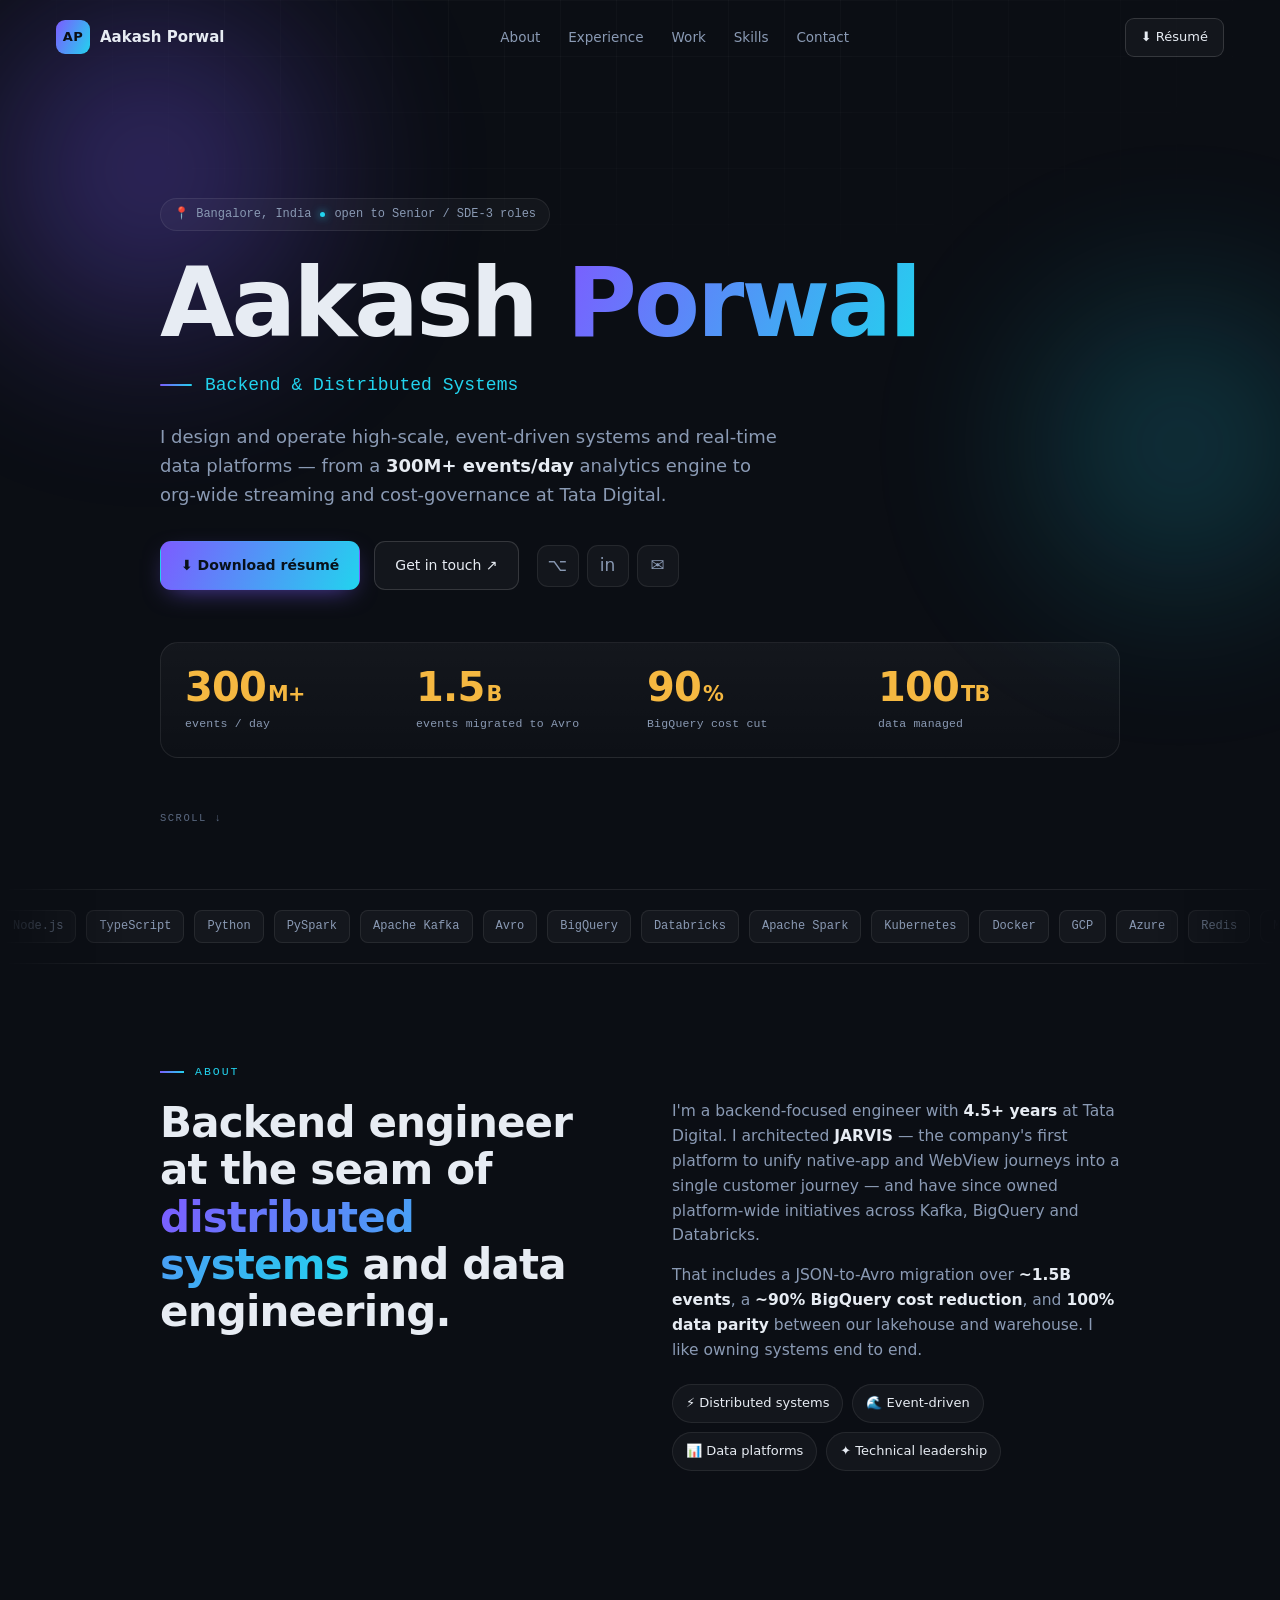
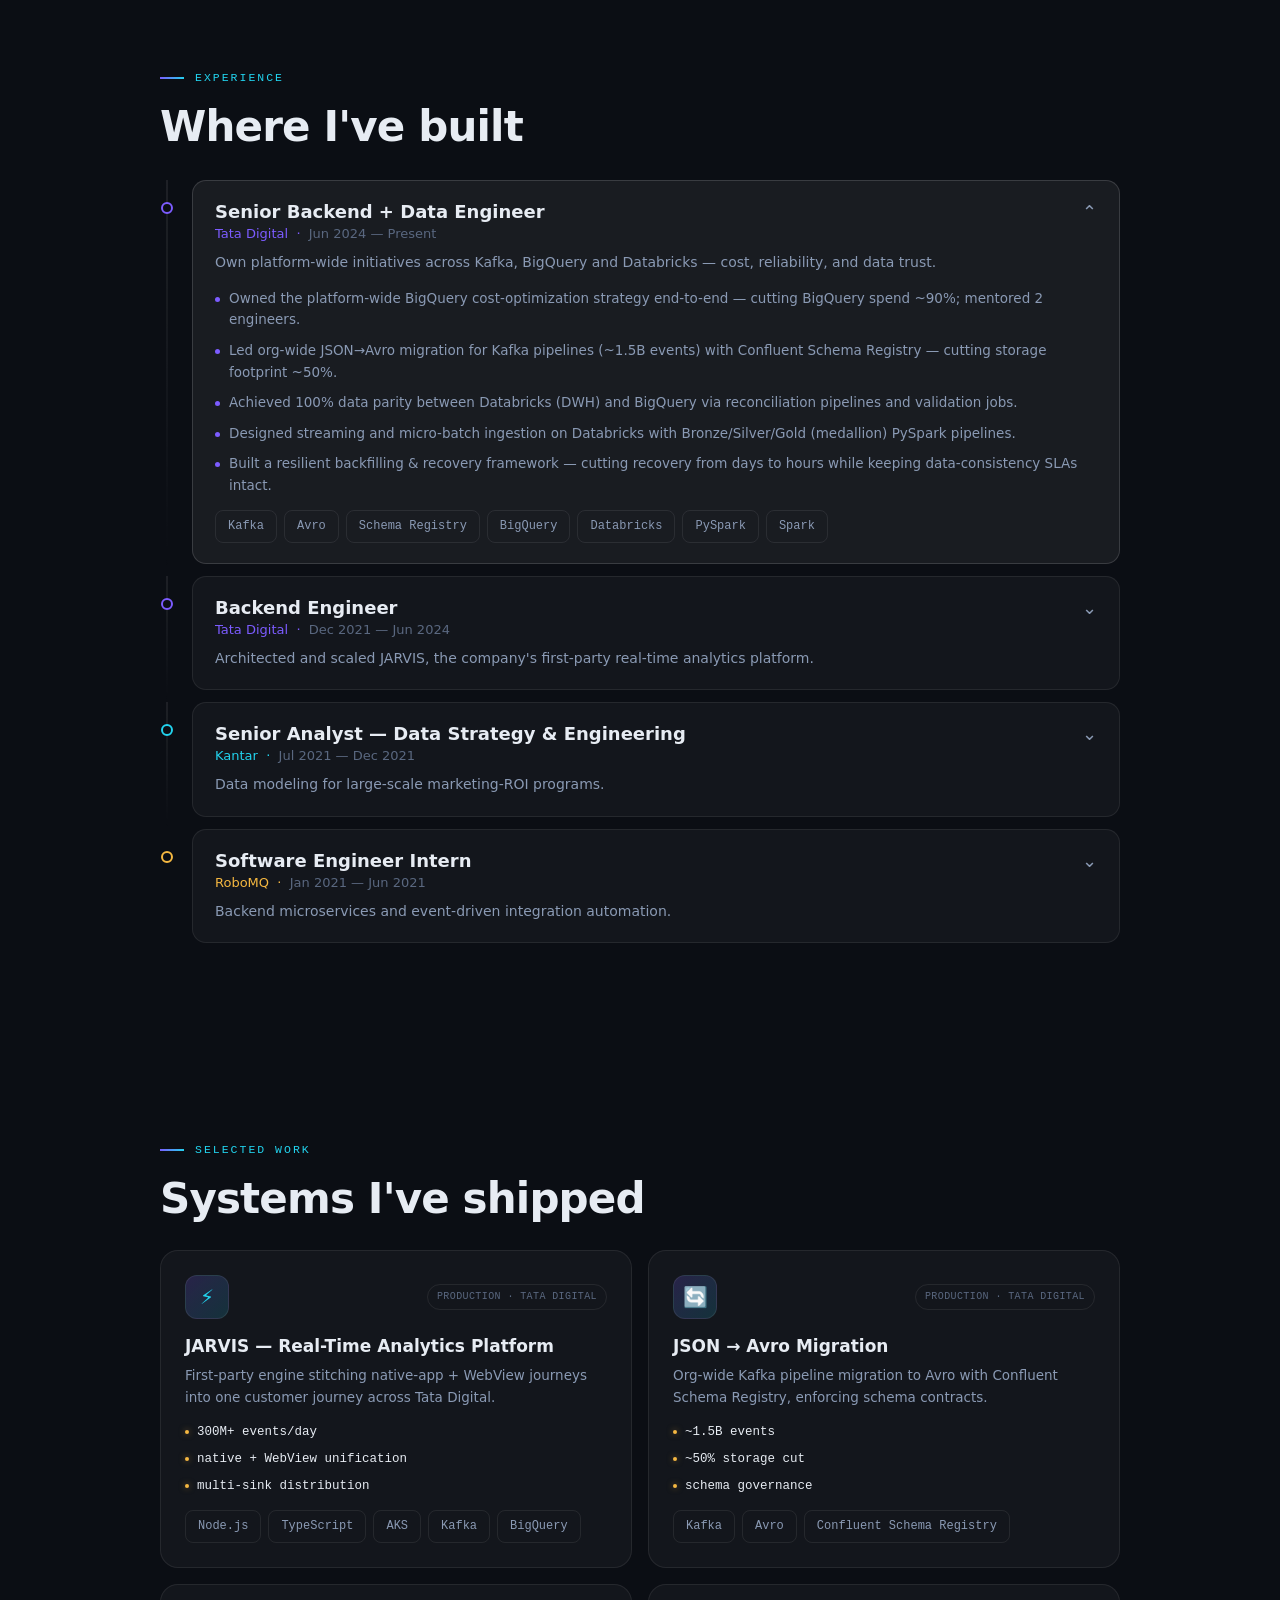
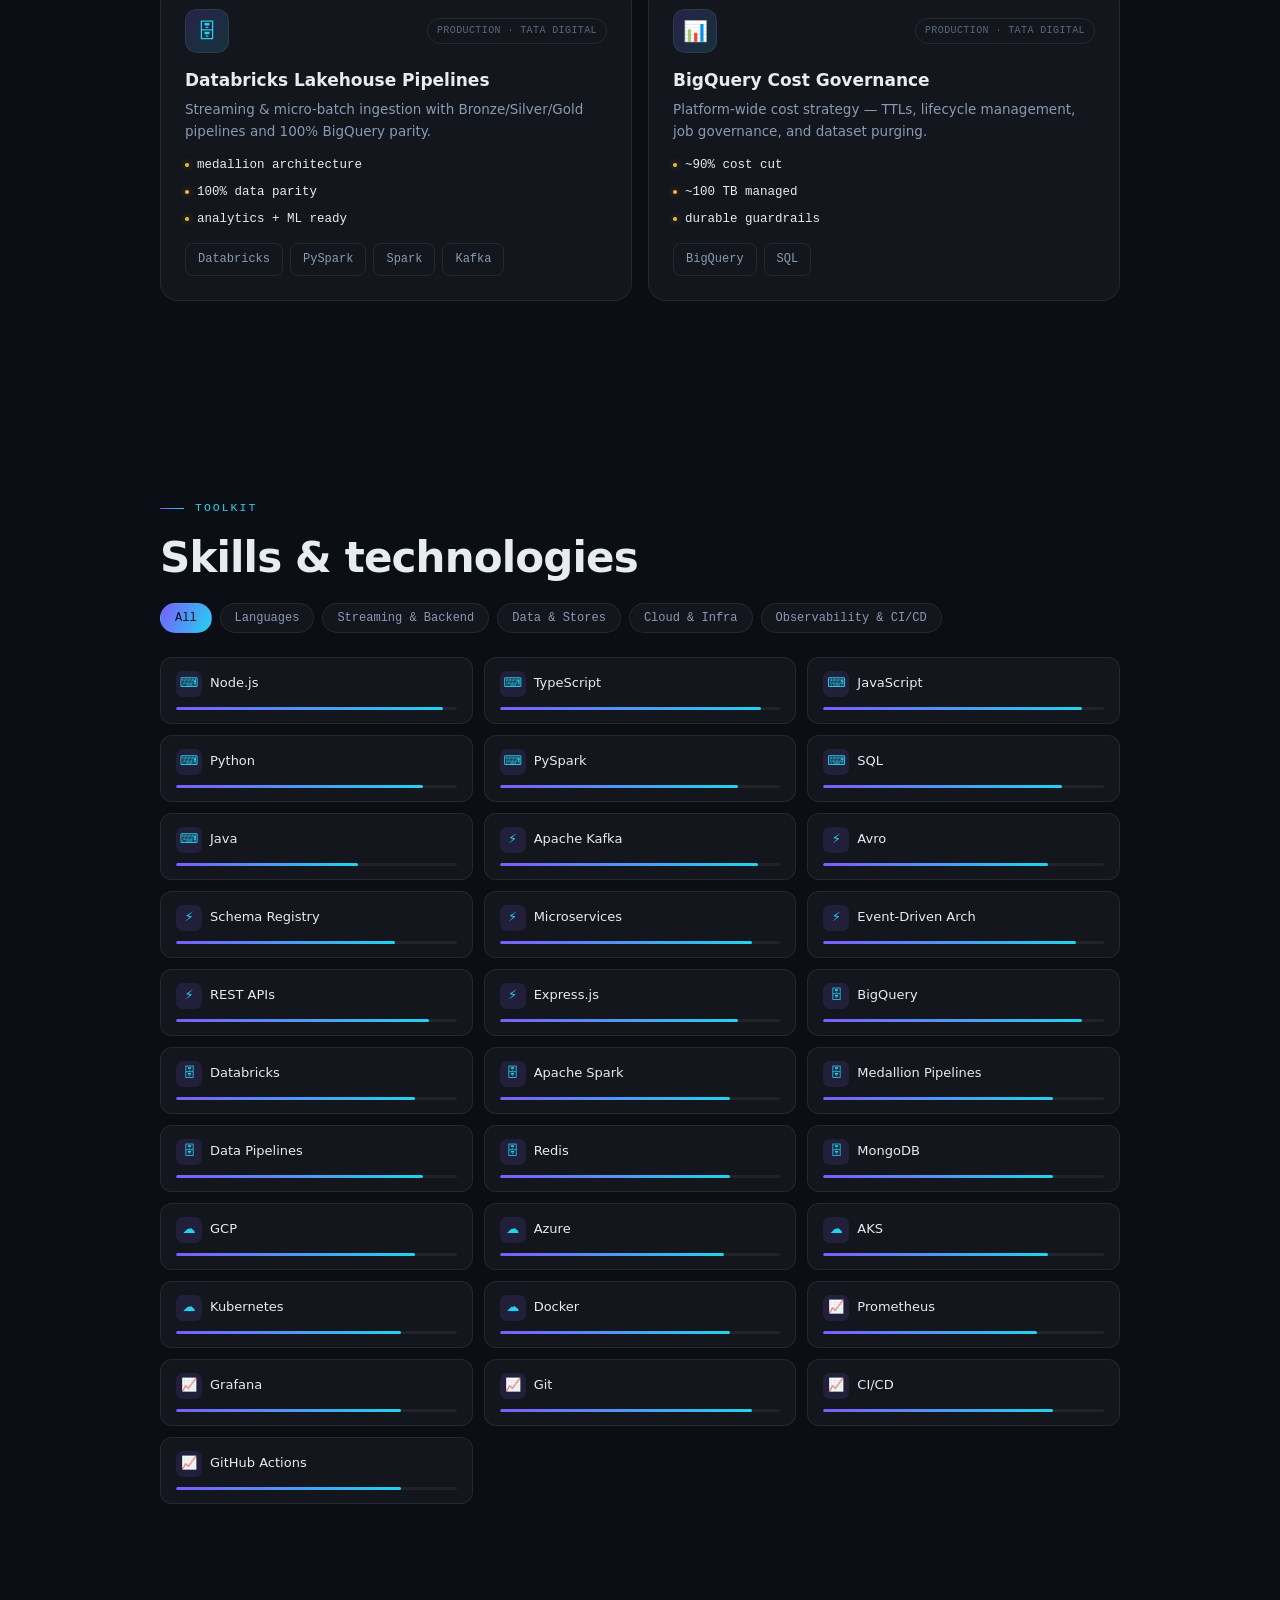
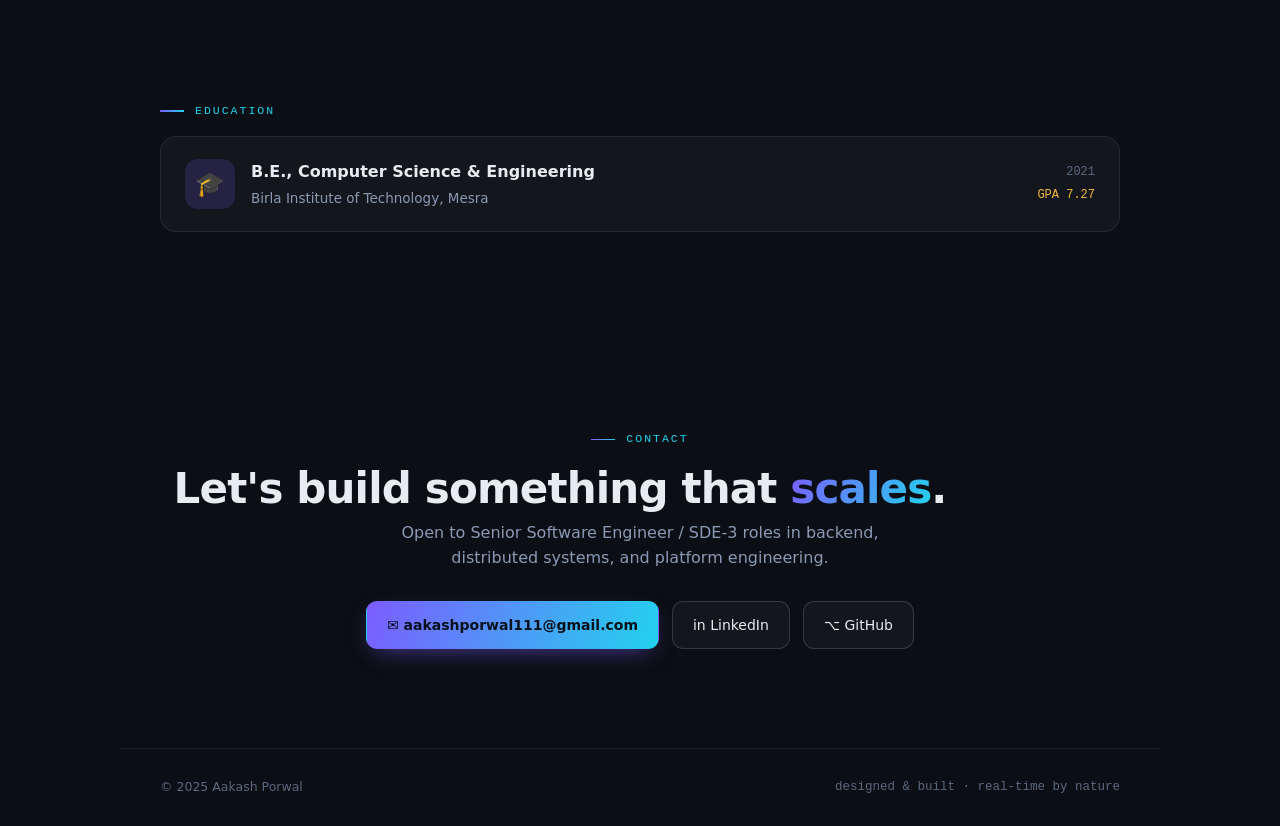
<file: index_backup_20260728.html>
<!DOCTYPE html>
<html lang="en">
<head>
<meta charset="UTF-8">
<meta name="viewport" content="width=device-width,initial-scale=1">
<title>Aakash Porwal | Senior Software Engineer</title>
<meta name="description" content="Senior Backend + Data Engineer with 4.5+ years. Architected JARVIS — 300M+ events/day. Kafka, BigQuery, Databricks, Node.js, TypeScript.">
<meta property="og:title" content="Aakash Porwal | Senior Software Engineer">
<meta property="og:description" content="Backend engineer specializing in distributed systems and real-time data platforms.">
<style>
*{box-sizing:border-box;margin:0;padding:0}
:root{
  --bg:#0B0E14;--surf:rgba(255,255,255,.035);--surf2:rgba(255,255,255,.06);
  --bdr:rgba(255,255,255,.08);--bdr2:rgba(255,255,255,.14);
  --txt:#E7ECF3;--muted:#8A9AB4;--muted2:#5A6880;
  --violet:#7C5CFF;--cyan:#22D3EE;--amber:#F5B841;
  --grad:linear-gradient(115deg,#7C5CFF 0%,#22D3EE 100%);
  --fd:"Space Grotesk",system-ui,sans-serif;
  --fb:"Inter",system-ui,-apple-system,sans-serif;
  --fm:"JetBrains Mono",ui-monospace,monospace;
}
html{scroll-behavior:smooth}
body{background:var(--bg);color:var(--txt);font-family:var(--fb);line-height:1.6;overflow-x:hidden;-webkit-font-smoothing:antialiased}
a{color:inherit;text-decoration:none}
strong{color:var(--txt);font-weight:600}

/* blobs */
.blobs{position:fixed;inset:0;z-index:0;pointer-events:none;overflow:hidden}
.blob{position:absolute;border-radius:50%;filter:blur(80px);opacity:.45}
.ba{width:500px;height:500px;left:-100px;top:-80px;background:radial-gradient(circle,#7C5CFF,transparent 68%);animation:da 22s ease-in-out infinite}
.bb{width:440px;height:440px;right:-120px;top:25vh;background:radial-gradient(circle,#22D3EE,transparent 68%);opacity:.28;animation:db 26s ease-in-out infinite}
.grid-bg{position:absolute;inset:0;background-image:linear-gradient(rgba(255,255,255,.025) 1px,transparent 1px),linear-gradient(90deg,rgba(255,255,255,.025) 1px,transparent 1px);background-size:56px 56px;mask-image:radial-gradient(ellipse 80% 50% at 50% 0%,#000 20%,transparent 70%);-webkit-mask-image:radial-gradient(ellipse 80% 50% at 50% 0%,#000 20%,transparent 70%)}
@keyframes da{50%{transform:translate(30px,20px) scale(1.08)}}
@keyframes db{50%{transform:translate(-24px,-16px) scale(1.12)}}

/* progress */
.prog{position:fixed;top:0;left:0;height:2px;background:var(--grad);z-index:200;width:0;box-shadow:0 0 10px rgba(124,92,255,.6);transition:width .1s linear}

/* nav */
nav{position:fixed;top:0;left:0;right:0;z-index:100;display:flex;align-items:center;justify-content:space-between;padding:18px clamp(20px,5vw,56px);transition:all .3s;border-bottom:1px solid transparent}
nav.solid{background:rgba(11,14,20,.8);backdrop-filter:blur(14px);-webkit-backdrop-filter:blur(14px);border-bottom:1px solid var(--bdr);padding-top:11px;padding-bottom:11px}
.brand{display:flex;align-items:center;gap:10px;font-family:var(--fd);font-weight:600;font-size:15px}
.brand-mark{display:grid;place-items:center;width:34px;height:34px;border-radius:9px;background:var(--grad);color:#0B0E14;font-weight:700;font-size:13px;letter-spacing:.5px}
.nav-links{display:flex;gap:28px;font-size:13.5px;color:var(--muted)}
.nav-links a{position:relative;transition:color .2s}
.nav-links a:hover{color:var(--txt)}
.nav-links a::after{content:"";position:absolute;left:0;bottom:-5px;height:1.5px;width:0;background:var(--grad);transition:width .25s;border-radius:2px}
.nav-links a:hover::after{width:100%}
.nav-btn{display:flex;align-items:center;gap:7px;font-size:13px;padding:8px 15px;border-radius:9px;border:1px solid var(--bdr2);background:var(--surf);color:var(--txt);cursor:pointer;transition:all .2s;font-family:var(--fb)}
.nav-btn:hover{background:var(--surf2);border-color:var(--violet);transform:translateY(-1px)}

/* buttons */
.btn{display:inline-flex;align-items:center;gap:8px;font-weight:500;font-size:14px;padding:12px 20px;border-radius:11px;cursor:pointer;transition:all .22s;border:1px solid transparent;font-family:var(--fb)}
.btn-p{background:var(--grad);color:#08111a;font-weight:600;box-shadow:0 8px 26px -10px rgba(124,92,255,.7)}
.btn-p:hover{transform:translateY(-2px);box-shadow:0 14px 34px -10px rgba(34,211,238,.6)}
.btn-g{background:var(--surf);border-color:var(--bdr2);color:var(--txt)}
.btn-g:hover{transform:translateY(-2px);background:var(--surf2);border-color:var(--violet)}

/* hero */
.hero{position:relative;z-index:2;max-width:1040px;margin:0 auto;padding:clamp(130px,22vh,200px) clamp(20px,5vw,40px) 60px}
.eyebrow{display:inline-flex;align-items:center;gap:9px;font-family:var(--fm);font-size:12px;color:var(--muted);padding:6px 13px;border:1px solid var(--bdr);border-radius:100px;background:var(--surf);margin-bottom:24px}
.pulse{width:5px;height:5px;border-radius:50%;background:var(--cyan);box-shadow:0 0 8px var(--cyan);animation:pulse 2s infinite}
@keyframes pulse{50%{opacity:.3}}
h1{font-family:var(--fd);font-weight:600;letter-spacing:-.03em;line-height:1.02;font-size:clamp(44px,8.5vw,96px);margin-bottom:16px}
.grad{background:var(--grad);-webkit-background-clip:text;background-clip:text;color:transparent}
.role-row{display:flex;align-items:center;gap:13px;height:32px;margin-bottom:22px}
.role-tick{width:32px;height:2px;background:var(--grad);border-radius:2px;flex:none}
.role{font-family:var(--fm);font-size:clamp(13px,2.2vw,18px);color:var(--cyan);animation:rin .45s ease}
@keyframes rin{from{opacity:0;transform:translateY(7px)}to{opacity:1;transform:none}}
.lede{max-width:620px;font-size:clamp(15px,2vw,18px);color:var(--muted);margin-bottom:32px}
.cta-row{display:flex;align-items:center;gap:14px;flex-wrap:wrap}
.socials{display:flex;gap:8px;margin-left:4px}
.soc{display:grid;place-items:center;width:42px;height:42px;border-radius:11px;border:1px solid var(--bdr);background:var(--surf);color:var(--muted);font-size:17px;transition:all .2s;text-decoration:none}
.soc:hover{color:var(--txt);transform:translateY(-2px);border-color:var(--violet)}

/* stats */
.stats{display:grid;grid-template-columns:repeat(4,1fr);gap:14px;margin-top:52px;padding:24px;border:1px solid var(--bdr);border-radius:18px;background:linear-gradient(180deg,rgba(255,255,255,.04),rgba(255,255,255,.01))}
.stat-num{font-family:var(--fd);font-weight:600;font-size:clamp(24px,4.5vw,40px);color:var(--amber);letter-spacing:-.02em;line-height:1}
.stat-suf{font-size:.52em;margin-left:2px}
.stat-label{font-size:11.5px;color:var(--muted);margin-top:8px;font-family:var(--fm);letter-spacing:.2px}

.scroll-ind{display:inline-flex;flex-direction:column;align-items:center;gap:5px;margin-top:52px;font-family:var(--fm);font-size:10.5px;color:var(--muted2);letter-spacing:1.5px;text-transform:uppercase;animation:bob 2.2s ease-in-out infinite;text-decoration:none}
@keyframes bob{50%{transform:translateY(5px)}}

/* marquee */
.mq{position:relative;z-index:2;overflow:hidden;padding:20px 0;border-top:1px solid var(--bdr);border-bottom:1px solid var(--bdr);background:rgba(255,255,255,.008);mask-image:linear-gradient(90deg,transparent,#000 10%,#000 90%,transparent);-webkit-mask-image:linear-gradient(90deg,transparent,#000 10%,#000 90%,transparent)}
.mq-track{display:flex;gap:10px;width:max-content;animation:mqs 32s linear infinite}
.mq:hover .mq-track{animation-play-state:paused}
@keyframes mqs{to{transform:translateX(-50%)}}
.chip{display:inline-flex;align-items:center;font-family:var(--fm);font-size:12px;color:var(--muted);padding:6px 12px;border-radius:8px;border:1px solid var(--bdr);background:var(--surf);white-space:nowrap}
.chip-out{background:transparent;transition:all .2s}
.chip-out:hover{color:var(--txt);border-color:var(--violet)}

/* sections */
.section{position:relative;z-index:2;max-width:1040px;margin:0 auto;padding:clamp(70px,11vh,115px) clamp(20px,5vw,40px)}
.kicker{font-family:var(--fm);font-size:11.5px;color:var(--cyan);letter-spacing:2px;text-transform:uppercase;margin-bottom:16px;display:flex;align-items:center;gap:11px}
.kicker::before{content:"";width:24px;height:1.5px;background:var(--grad)}
h2{font-family:var(--fd);font-weight:600;letter-spacing:-.02em;line-height:1.12;font-size:clamp(26px,4.5vw,42px);margin-bottom:8px;max-width:800px}

/* about */
.about-grid{display:grid;grid-template-columns:1fr 1fr;gap:clamp(28px,5vw,64px);align-items:start;margin-top:18px}
.about-body p{color:var(--muted);font-size:15.5px;margin-bottom:15px}
.about-tags{display:flex;flex-wrap:wrap;gap:9px;margin-top:22px}
.tag{display:inline-flex;align-items:center;gap:7px;font-size:13px;color:var(--txt);padding:8px 13px;border-radius:100px;border:1px solid var(--bdr);background:var(--surf)}

/* timeline */
.timeline{margin-top:30px;display:flex;flex-direction:column;gap:12px}
.xp{display:flex;gap:18px}
.rail{position:relative;width:14px;flex:none;display:flex;justify-content:center;padding-top:22px}
.rail::before{content:"";position:absolute;top:0;bottom:-12px;width:1.5px;background:linear-gradient(var(--bdr),transparent)}
.xp:last-child .rail::before{display:none}
.xnode{position:relative;z-index:1;width:12px;height:12px;border-radius:50%;background:var(--bg);border:2px solid var(--xaccent,var(--violet))}
.xbody{flex:1;border:1px solid var(--bdr);border-radius:14px;padding:20px 22px;background:var(--surf);transition:all .25s}
.xbody.open,.xbody:hover{border-color:var(--bdr2);background:var(--surf2)}
.xhead{display:flex;align-items:flex-start;justify-content:space-between;gap:14px;cursor:pointer;background:none;border:none;width:100%;text-align:left;padding:0;font-family:inherit;color:inherit}
.xrole{font-family:var(--fd);font-weight:600;font-size:18px;margin-bottom:4px;color:var(--txt)}
.xmeta{font-size:13px;color:var(--muted)}
.xright{display:flex;align-items:center;gap:10px;flex:none}
.xdates{font-family:var(--fm);font-size:11.5px;color:var(--muted2);white-space:nowrap}
.xcaret{color:var(--muted);font-size:18px;transition:transform .3s;display:inline-block}
.xbody.open .xcaret{transform:rotate(180deg)}
.xsummary{color:var(--muted);font-size:14px;margin-top:10px}
.xdetail{max-height:0;overflow:hidden;transition:max-height .4s ease}
.xbody.open .xdetail{max-height:700px}
.xpts{list-style:none;padding:0;margin:14px 0 0;display:flex;flex-direction:column;gap:9px}
.xpts li{display:flex;gap:9px;font-size:13.5px;color:var(--muted)}
.bul{flex:none;width:5px;height:5px;margin-top:9px;border-radius:50%}
.xtech{display:flex;flex-wrap:wrap;gap:7px;margin-top:13px}

/* projects */
.proj-grid{margin-top:28px;display:grid;grid-template-columns:1fr 1fr;gap:16px}
.card{border:1px solid var(--bdr);border-radius:18px;padding:24px;background:var(--surf);transition:all .25s;position:relative;overflow:hidden}
.card::before{content:"";position:absolute;inset:0;border-radius:18px;background:var(--grad);opacity:0;transition:opacity .3s;z-index:0}
.card:hover{transform:translateY(-5px)}
.card:hover::before{opacity:.06}
.card>*{position:relative;z-index:1}
.card-top{display:flex;align-items:center;justify-content:space-between;margin-bottom:16px}
.card-icon{display:grid;place-items:center;width:44px;height:44px;border-radius:12px;background:linear-gradient(135deg,rgba(124,92,255,.2),rgba(34,211,238,.15));color:var(--cyan);border:1px solid var(--bdr);font-size:20px}
.card-badge{font-family:var(--fm);font-size:10px;color:var(--muted2);letter-spacing:.4px;text-transform:uppercase;padding:4px 9px;border:1px solid var(--bdr);border-radius:100px}
.card-title{font-family:var(--fd);font-weight:600;font-size:17px;margin-bottom:8px;line-height:1.3}
.card-blurb{color:var(--muted);font-size:13.5px;margin-bottom:13px}
.card-metrics{list-style:none;margin-bottom:14px;display:flex;flex-direction:column;gap:7px}
.card-metrics li{display:flex;align-items:center;gap:8px;font-size:12.5px;color:var(--txt);font-family:var(--fm)}
.mdot{width:4px;height:4px;border-radius:50%;background:var(--amber);box-shadow:0 0 6px rgba(245,184,65,.5);flex:none}

/* skills */
.filters{display:flex;flex-wrap:wrap;gap:8px;margin:22px 0 24px}
.fil{font-family:var(--fm);font-size:12px;color:var(--muted);cursor:pointer;padding:7px 14px;border-radius:100px;border:1px solid var(--bdr);background:var(--surf);transition:all .2s}
.fil:hover{color:var(--txt);border-color:var(--bdr2)}
.fil.on{color:#08111a;background:var(--grad);border-color:transparent;font-weight:500}
.skills-grid{display:grid;grid-template-columns:repeat(3,1fr);gap:11px}
.skill{border:1px solid var(--bdr);border-radius:12px;padding:13px 15px;background:var(--surf);transition:all .2s}
.skill:hover{transform:translateY(-2px);border-color:var(--bdr2);background:var(--surf2)}
.skill-head{display:flex;align-items:center;gap:8px;margin-bottom:10px}
.skill-glyph{display:grid;place-items:center;width:26px;height:26px;border-radius:7px;background:rgba(124,92,255,.14);color:var(--cyan);font-size:13px;flex:none}
.skill-name{font-size:13px;font-weight:500;color:var(--txt)}
.skill-bar{height:3px;border-radius:100px;background:rgba(255,255,255,.06);overflow:hidden}
.skill-fill{display:block;height:100%;border-radius:100px;background:var(--grad);width:0;transition:width 1.2s cubic-bezier(.2,.7,.2,1)}

/* education */
.edu{margin-top:16px;display:flex;align-items:center;gap:16px;padding:22px 24px;border:1px solid var(--bdr);border-radius:16px;background:var(--surf)}
.edu-icon{display:grid;place-items:center;width:50px;height:50px;border-radius:13px;background:rgba(124,92,255,.18);color:var(--cyan);font-size:24px;flex:none}
.edu-body h3{font-family:var(--fd);font-weight:600;font-size:16px;margin-bottom:3px}
.edu-body p{color:var(--muted);font-size:13.5px}
.edu-meta{margin-left:auto;text-align:right;font-family:var(--fm);font-size:12px;color:var(--muted2)}
.edu-gpa{color:var(--amber);margin-top:4px}

/* contact */
.contact{text-align:center}
.contact .kicker{justify-content:center}
.contact-sub{color:var(--muted);font-size:16px;max-width:520px;margin:0 auto 30px}
.contact-actions{display:flex;justify-content:center;gap:13px;flex-wrap:wrap}

/* footer */
footer{position:relative;z-index:2;max-width:1040px;margin:0 auto;padding:28px clamp(20px,5vw,40px);border-top:1px solid var(--bdr);display:flex;justify-content:space-between;align-items:center;flex-wrap:wrap;gap:12px;font-size:12.5px;color:var(--muted2)}
.footer-mono{font-family:var(--fm)}

/* back to top */
.totop{position:fixed;right:22px;bottom:22px;z-index:150;width:44px;height:44px;border-radius:12px;display:grid;place-items:center;cursor:pointer;color:var(--txt);background:rgba(11,14,20,.88);backdrop-filter:blur(10px);border:1px solid var(--bdr2);font-size:20px;opacity:0;transform:translateY(12px) scale(.9);pointer-events:none;transition:all .3s;text-decoration:none}
.totop.on{opacity:1;transform:none;pointer-events:auto}
.totop:hover{border-color:var(--violet);transform:translateY(-2px)}

/* reveal */
.rev{opacity:0;transform:translateY(20px);transition:opacity .65s cubic-bezier(.2,.7,.2,1),transform .65s cubic-bezier(.2,.7,.2,1)}
.rev.in{opacity:1;transform:none}

@media(max-width:860px){
  .nav-links{display:none}
  .about-grid{grid-template-columns:1fr}
  .proj-grid{grid-template-columns:1fr}
  .skills-grid{grid-template-columns:repeat(2,1fr)}
  .stats{grid-template-columns:repeat(2,1fr);gap:20px 12px}
}
@media(max-width:480px){
  .skills-grid{grid-template-columns:1fr}
  .edu{flex-wrap:wrap}
  .edu-meta{margin-left:0}
}
@media(prefers-reduced-motion:reduce){
  *{animation:none!important;transition:none!important}
  .rev{opacity:1;transform:none}
  .skill-fill{width:var(--lvl)}
}
</style>
</head>
<body>

<div class="blobs"><div class="blob ba"></div><div class="blob bb"></div><div class="grid-bg"></div></div>
<div class="prog" id="prog"></div>

<nav id="nav">
  <div class="brand"><div class="brand-mark">AP</div><span>Aakash Porwal</span></div>
  <div class="nav-links">
    <a href="#about">About</a>
    <a href="#experience">Experience</a>
    <a href="#work">Work</a>
    <a href="#skills">Skills</a>
    <a href="#contact">Contact</a>
  </div>
  <a class="nav-btn" href="public/Aakash_Porwal_SDE3_Resume.pdf" download>⬇ Résumé</a>
</nav>

<main>
<section class="hero" id="top">
  <div class="rev">
    <div class="eyebrow">📍 Bangalore, India <div class="pulse"></div> open to Senior / SDE-3 roles</div>
  </div>
  <div class="rev" style="transition-delay:.08s">
    <h1>Aakash <span class="grad">Porwal</span></h1>
  </div>
  <div class="rev" style="transition-delay:.15s">
    <div class="role-row"><div class="role-tick"></div><span class="role" id="role">Backend & Distributed Systems</span></div>
  </div>
  <div class="rev" style="transition-delay:.22s">
    <p class="lede">I design and operate high-scale, event-driven systems and real-time data platforms — from a <strong>300M+ events/day</strong> analytics engine to org-wide streaming and cost-governance at Tata Digital.</p>
  </div>
  <div class="rev" style="transition-delay:.3s">
    <div class="cta-row">
      <a class="btn btn-p" href="public/Aakash_Porwal_SDE3_Resume.pdf" download>⬇ Download résumé</a>
      <a class="btn btn-g" href="#contact">Get in touch ↗</a>
      <div class="socials">
        <a class="soc" href="https://github.com/aakashporwal1602" target="_blank" rel="noreferrer" title="GitHub">⌥</a>
        <a class="soc" href="https://www.linkedin.com/in/aakash-porwal-bab05b189" target="_blank" rel="noreferrer" title="LinkedIn">in</a>
        <a class="soc" href="mailto:aakashporwal111@gmail.com" title="Email">✉</a>
      </div>
    </div>
  </div>
  <div class="rev" style="transition-delay:.38s">
    <div class="stats">
      <div><div class="stat-num"><span class="sn" data-val="300">0</span><span class="stat-suf">M+</span></div><div class="stat-label">events / day</div></div>
      <div><div class="stat-num"><span class="sn" data-val="1.5" data-dec="1">0</span><span class="stat-suf">B</span></div><div class="stat-label">events migrated to Avro</div></div>
      <div><div class="stat-num"><span class="sn" data-val="90">0</span><span class="stat-suf">%</span></div><div class="stat-label">BigQuery cost cut</div></div>
      <div><div class="stat-num"><span class="sn" data-val="100">0</span><span class="stat-suf">TB</span></div><div class="stat-label">data managed</div></div>
    </div>
  </div>
  <a class="scroll-ind rev" href="#about" style="transition-delay:.46s">scroll ↓</a>
</section>

<div class="mq rev"><div class="mq-track" id="mqt"></div></div>

<section class="section" id="about">
  <div class="rev"><p class="kicker">about</p></div>
  <div class="about-grid">
    <div class="rev"><h2>Backend engineer at the seam of <span class="grad">distributed systems</span> and data engineering.</h2></div>
    <div class="about-body rev">
      <p>I'm a backend-focused engineer with <strong>4.5+ years</strong> at Tata Digital. I architected <strong>JARVIS</strong> — the company's first platform to unify native-app and WebView journeys into a single customer journey — and have since owned platform-wide initiatives across Kafka, BigQuery and Databricks.</p>
      <p>That includes a JSON-to-Avro migration over <strong>~1.5B events</strong>, a <strong>~90% BigQuery cost reduction</strong>, and <strong>100% data parity</strong> between our lakehouse and warehouse. I like owning systems end to end.</p>
      <div class="about-tags">
        <span class="tag">⚡ Distributed systems</span>
        <span class="tag">🌊 Event-driven</span>
        <span class="tag">📊 Data platforms</span>
        <span class="tag">✦ Technical leadership</span>
      </div>
    </div>
  </div>
</section>

<section class="section" id="experience">
  <div class="rev"><p class="kicker">experience</p></div>
  <div class="rev"><h2>Where I've built</h2></div>
  <div class="timeline" id="timeline"></div>
</section>

<section class="section" id="work">
  <div class="rev"><p class="kicker">selected work</p></div>
  <div class="rev"><h2>Systems I've shipped</h2></div>
  <div class="proj-grid" id="proj-grid"></div>
</section>

<section class="section" id="skills">
  <div class="rev"><p class="kicker">toolkit</p></div>
  <div class="rev"><h2>Skills & technologies</h2></div>
  <div class="filters" id="filters"></div>
  <div class="skills-grid" id="sg"></div>
</section>

<section class="section" id="edu">
  <div class="rev"><p class="kicker">education</p></div>
  <div class="edu rev">
    <div class="edu-icon">🎓</div>
    <div class="edu-body"><h3>B.E., Computer Science & Engineering</h3><p>Birla Institute of Technology, Mesra</p></div>
    <div class="edu-meta"><div>2021</div><div class="edu-gpa">GPA 7.27</div></div>
  </div>
</section>

<section class="section contact" id="contact">
  <div class="rev"><p class="kicker">contact</p></div>
  <div class="rev"><h2>Let's build something that <span class="grad">scales</span>.</h2></div>
  <p class="contact-sub rev">Open to Senior Software Engineer / SDE-3 roles in backend, distributed systems, and platform engineering.</p>
  <div class="contact-actions rev">
    <a class="btn btn-p" href="mailto:aakashporwal111@gmail.com">✉ aakashporwal111@gmail.com</a>
    <a class="btn btn-g" href="https://www.linkedin.com/in/aakash-porwal-bab05b189" target="_blank" rel="noreferrer">in LinkedIn</a>
    <a class="btn btn-g" href="https://github.com/aakashporwal1602" target="_blank" rel="noreferrer">⌥ GitHub</a>
  </div>
</section>

<footer class="rev">
  <span>© 2025 Aakash Porwal</span>
  <span class="footer-mono">designed & built · real-time by nature</span>
</footer>
</main>

<a class="totop" id="totop" href="#top">↑</a>

<script>
const ROLES=["Backend & Distributed Systems","Real-Time Data Platforms","Event-Driven Architecture"];
const TECH=["Node.js","TypeScript","Python","PySpark","Apache Kafka","Avro","BigQuery","Databricks","Apache Spark","Kubernetes","Docker","GCP","Azure","Redis","MongoDB","Grafana","Prometheus","Git","CI/CD","Confluent Schema Registry"];
const XP=[
  {company:"Tata Digital",accent:"#7C5CFF",roles:[
    {title:"Senior Backend + Data Engineer",dates:"Jun 2024 — Present",summary:"Own platform-wide initiatives across Kafka, BigQuery and Databricks — cost, reliability, and data trust.",points:["Owned the platform-wide BigQuery cost-optimization strategy end-to-end — cutting BigQuery spend ~90%; mentored 2 engineers.","Led org-wide JSON→Avro migration for Kafka pipelines (~1.5B events) with Confluent Schema Registry — cutting storage footprint ~50%.","Achieved 100% data parity between Databricks (DWH) and BigQuery via reconciliation pipelines and validation jobs.","Designed streaming and micro-batch ingestion on Databricks with Bronze/Silver/Gold (medallion) PySpark pipelines.","Built a resilient backfilling & recovery framework — cutting recovery from days to hours while keeping data-consistency SLAs intact."],tech:["Kafka","Avro","Schema Registry","BigQuery","Databricks","PySpark","Spark"]},
    {title:"Backend Engineer",dates:"Dec 2021 — Jun 2024",summary:"Architected and scaled JARVIS, the company's first-party real-time analytics platform.",points:["Architected JARVIS — first platform to stitch native-app and WebView journeys into a unified customer journey (Tata Neu, 1mg, BigBasket, Croma, Tata CLiQ). 300M+ events/day in production.","Engineered a multi-sink event-distribution layer — BigQuery (Mixpanel, BI), Meta, Firebase, Branch, MoEngage, and Kafka.","Cut BigQuery costs ~70% via partitioning, clustering, materialized views, and BigQuery Storage API.","Owned BigQuery observability end-to-end — slot utilization, query cost, job health, and failure rate monitoring.","Migrated event ingestion from Azure EventHub to Kafka — 7x event-processing cost reduction; mentored 2 interns."],tech:["Node.js","TypeScript","Express.js","AKS","Kafka","BigQuery","Redis","MongoDB"]}
  ]},
  {company:"Kantar",accent:"#22D3EE",roles:[{title:"Senior Analyst — Data Strategy & Engineering",dates:"Jul 2021 — Dec 2021",summary:"Data modeling for large-scale marketing-ROI programs.",points:["Modeled data for MROI programs across South-East Asia for a $150B+ global CPG brand.","Delivered competitor analysis and marketing-effectiveness recommendations."],tech:["SQL","Python","Data Modeling"]}]},
  {company:"RoboMQ",accent:"#F5B841",roles:[{title:"Software Engineer Intern",dates:"Jan 2021 — Jun 2021",summary:"Backend microservices and event-driven integration automation.",points:["Built Spring Boot microservices in a distributed backend.","Automated real-time Jira ticket creation from PagerDuty triggers via REST API integrations.","Developed CRM/ERP/HRM integration flows on an in-house iPaaS."],tech:["Java","Spring Boot","Microservices","REST APIs"]}]}
];
const PROJECTS=[
  {icon:"⚡",name:"JARVIS — Real-Time Analytics Platform",blurb:"First-party engine stitching native-app + WebView journeys into one customer journey across Tata Digital.",metrics:["300M+ events/day","native + WebView unification","multi-sink distribution"],tech:["Node.js","TypeScript","AKS","Kafka","BigQuery"]},
  {icon:"🔄",name:"JSON → Avro Migration",blurb:"Org-wide Kafka pipeline migration to Avro with Confluent Schema Registry, enforcing schema contracts.",metrics:["~1.5B events","~50% storage cut","schema governance"],tech:["Kafka","Avro","Confluent Schema Registry"]},
  {icon:"🗄",name:"Databricks Lakehouse Pipelines",blurb:"Streaming & micro-batch ingestion with Bronze/Silver/Gold pipelines and 100% BigQuery parity.",metrics:["medallion architecture","100% data parity","analytics + ML ready"],tech:["Databricks","PySpark","Spark","Kafka"]},
  {icon:"📊",name:"BigQuery Cost Governance",blurb:"Platform-wide cost strategy — TTLs, lifecycle management, job governance, and dataset purging.",metrics:["~90% cost cut","~100 TB managed","durable guardrails"],tech:["BigQuery","SQL"]}
];
const SKILLS=[
  {n:"Node.js",c:"lang",l:95},{n:"TypeScript",c:"lang",l:93},{n:"JavaScript",c:"lang",l:92},{n:"Python",c:"lang",l:88},{n:"PySpark",c:"lang",l:85},{n:"SQL",c:"lang",l:85},{n:"Java",c:"lang",l:65},
  {n:"Apache Kafka",c:"stream",l:92},{n:"Avro",c:"stream",l:80},{n:"Schema Registry",c:"stream",l:78},{n:"Microservices",c:"stream",l:90},{n:"Event-Driven Arch",c:"stream",l:90},{n:"REST APIs",c:"stream",l:90},{n:"Express.js",c:"stream",l:85},
  {n:"BigQuery",c:"data",l:92},{n:"Databricks",c:"data",l:85},{n:"Apache Spark",c:"data",l:82},{n:"Medallion Pipelines",c:"data",l:82},{n:"Data Pipelines",c:"data",l:88},{n:"Redis",c:"data",l:82},{n:"MongoDB",c:"data",l:82},
  {n:"GCP",c:"cloud",l:85},{n:"Azure",c:"cloud",l:80},{n:"AKS",c:"cloud",l:80},{n:"Kubernetes",c:"cloud",l:80},{n:"Docker",c:"cloud",l:82},
  {n:"Prometheus",c:"devops",l:76},{n:"Grafana",c:"devops",l:80},{n:"Git",c:"devops",l:90},{n:"CI/CD",c:"devops",l:82},{n:"GitHub Actions",c:"devops",l:80}
];
const CATS=[{id:"all",label:"All"},{id:"lang",label:"Languages"},{id:"stream",label:"Streaming & Backend"},{id:"data",label:"Data & Stores"},{id:"cloud",label:"Cloud & Infra"},{id:"devops",label:"Observability & CI/CD"}];
const CAT_ICO={lang:"⌨",stream:"⚡",data:"🗄",cloud:"☁",devops:"📈"};

// role rotate
let ri=0;
setInterval(()=>{
  ri=(ri+1)%ROLES.length;
  const el=document.getElementById('role');
  el.style.animation='none';el.offsetHeight;
  el.textContent=ROLES[ri];
  el.style.animation='rin .45s ease';
},2600);

// marquee
const mqt=document.getElementById('mqt');
[...TECH,...TECH].forEach(t=>{const s=document.createElement('span');s.className='chip';s.textContent=t;mqt.appendChild(s);});

// timeline
const tl=document.getElementById('timeline');
XP.forEach(org=>{
  org.roles.forEach((role,ri2)=>{
    const key=org.company+ri2;
    const d=document.createElement('div');
    d.className='xp rev';
    const isFirst=ri2===0&&org.company==='Tata Digital';
    d.innerHTML=`<div class="rail"><div class="xnode" style="--xaccent:${org.accent};border-color:${org.accent}"></div></div>
    <div class="xbody${isFirst?' open':''}" id="${key}">
      <button class="xhead" onclick="toggleX('${key}')">
        <div>
          <div class="xrole">${role.title}</div>
          <div class="xmeta" style="color:${org.accent}">${org.company} &nbsp;·&nbsp; <span style="color:var(--muted2)">${role.dates}</span></div>
        </div>
        <div class="xright"><span class="xcaret" id="c${key}">⌄</span></div>
      </button>
      <p class="xsummary">${role.summary}</p>
      <div class="xdetail">
        <ul class="xpts">${role.points.map(p=>`<li><span class="bul" style="background:${org.accent}"></span>${p}</li>`).join('')}</ul>
        <div class="xtech">${role.tech.map(t=>`<span class="chip chip-out">${t}</span>`).join('')}</div>
      </div>
    </div>`;
    tl.appendChild(d);
  });
});

function toggleX(key){
  const b=document.getElementById(key);
  const c=document.getElementById('c'+key);
  const isOpen=b.classList.contains('open');
  document.querySelectorAll('.xbody').forEach(x=>x.classList.remove('open'));
  document.querySelectorAll('[id^=c]').forEach(x=>x.style.transform='');
  if(!isOpen){b.classList.add('open');if(c)c.style.transform='rotate(180deg)';}
}

// projects
const pg=document.getElementById('proj-grid');
PROJECTS.forEach(p=>{
  const d=document.createElement('div');d.className='card rev';
  d.innerHTML=`<div class="card-top"><div class="card-icon">${p.icon}</div><span class="card-badge">Production · Tata Digital</span></div>
  <div class="card-title">${p.name}</div>
  <p class="card-blurb">${p.blurb}</p>
  <ul class="card-metrics">${p.metrics.map(m=>`<li><span class="mdot"></span>${m}</li>`).join('')}</ul>
  <div class="xtech">${p.tech.map(t=>`<span class="chip chip-out">${t}</span>`).join('')}</div>`;
  pg.appendChild(d);
});

// skills
let af='all';
const fd=document.getElementById('filters');
const sg=document.getElementById('sg');
CATS.forEach(c=>{
  const b=document.createElement('button');
  b.className='fil'+(c.id==='all'?' on':'');
  b.textContent=c.label;
  b.onclick=()=>{af=c.id;document.querySelectorAll('.fil').forEach(x=>x.classList.remove('on'));b.classList.add('on');renderS();};
  fd.appendChild(b);
});
function renderS(){
  sg.innerHTML='';
  const shown=af==='all'?SKILLS:SKILLS.filter(s=>s.c===af);
  shown.forEach((s,i)=>{
    const d=document.createElement('div');d.className='skill';
    d.innerHTML=`<div class="skill-head"><div class="skill-glyph">${CAT_ICO[s.c]||'⚙'}</div><span class="skill-name">${s.n}</span></div>
    <div class="skill-bar"><span class="skill-fill" style="transition-delay:${Math.min(i*28,380)}ms"></span></div>`;
    sg.appendChild(d);
  });
  requestAnimationFrame(()=>{
    document.querySelectorAll('.skill-fill').forEach((el,i)=>{if(shown[i])el.style.width=shown[i].l+'%';});
  });
}
renderS();

// scroll
const prog=document.getElementById('prog');
const navEl=document.getElementById('nav');
const totop=document.getElementById('totop');
window.addEventListener('scroll',()=>{
  const h=document.documentElement;
  const max=h.scrollHeight-h.clientHeight;
  prog.style.width=(max>0?(h.scrollTop/max*100):0)+'%';
  navEl.className=h.scrollTop>20?'solid':'';
  totop.className='totop'+(h.scrollTop>500?' on':'');
},{passive:true});

// reveal
const io=new IntersectionObserver(e=>{e.forEach(x=>{if(x.isIntersecting)x.target.classList.add('in');});},{threshold:0.12,rootMargin:'0px 0px -6% 0px'});
document.querySelectorAll('.rev').forEach(el=>io.observe(el));

// count up
const sio=new IntersectionObserver(e=>{
  e.forEach(x=>{
    if(x.isIntersecting){
      const el=x.target,target=parseFloat(el.dataset.val),dec=parseInt(el.dataset.dec||0),dur=1600,t0=performance.now();
      const tick=t=>{const p=Math.min((t-t0)/dur,1),v=target*(1-Math.pow(1-p,3));el.textContent=dec?v.toFixed(dec):Math.round(v).toLocaleString();if(p<1)requestAnimationFrame(tick);};
      requestAnimationFrame(tick);sio.unobserve(el);
    }
  });
},{threshold:0.5});
document.querySelectorAll('.sn').forEach(el=>sio.observe(el));
</script>
</body>
</html>
</file>
